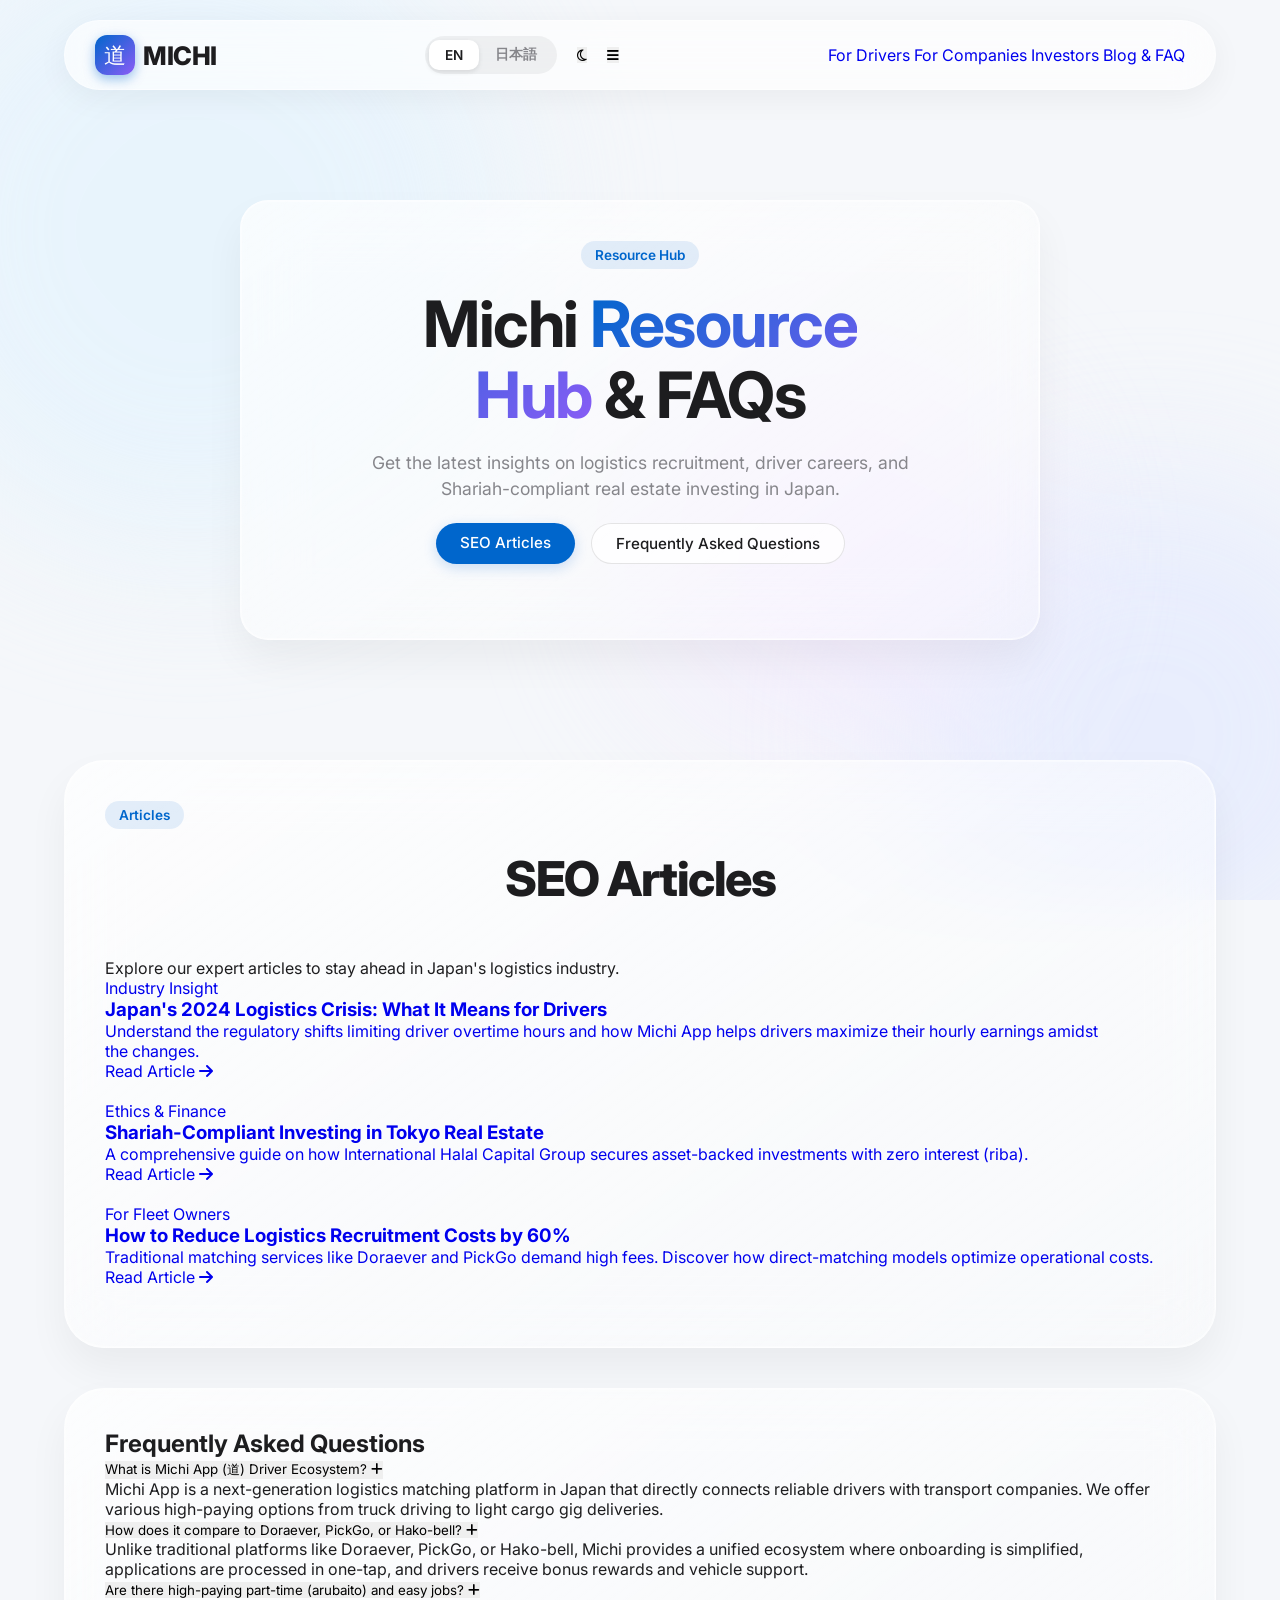
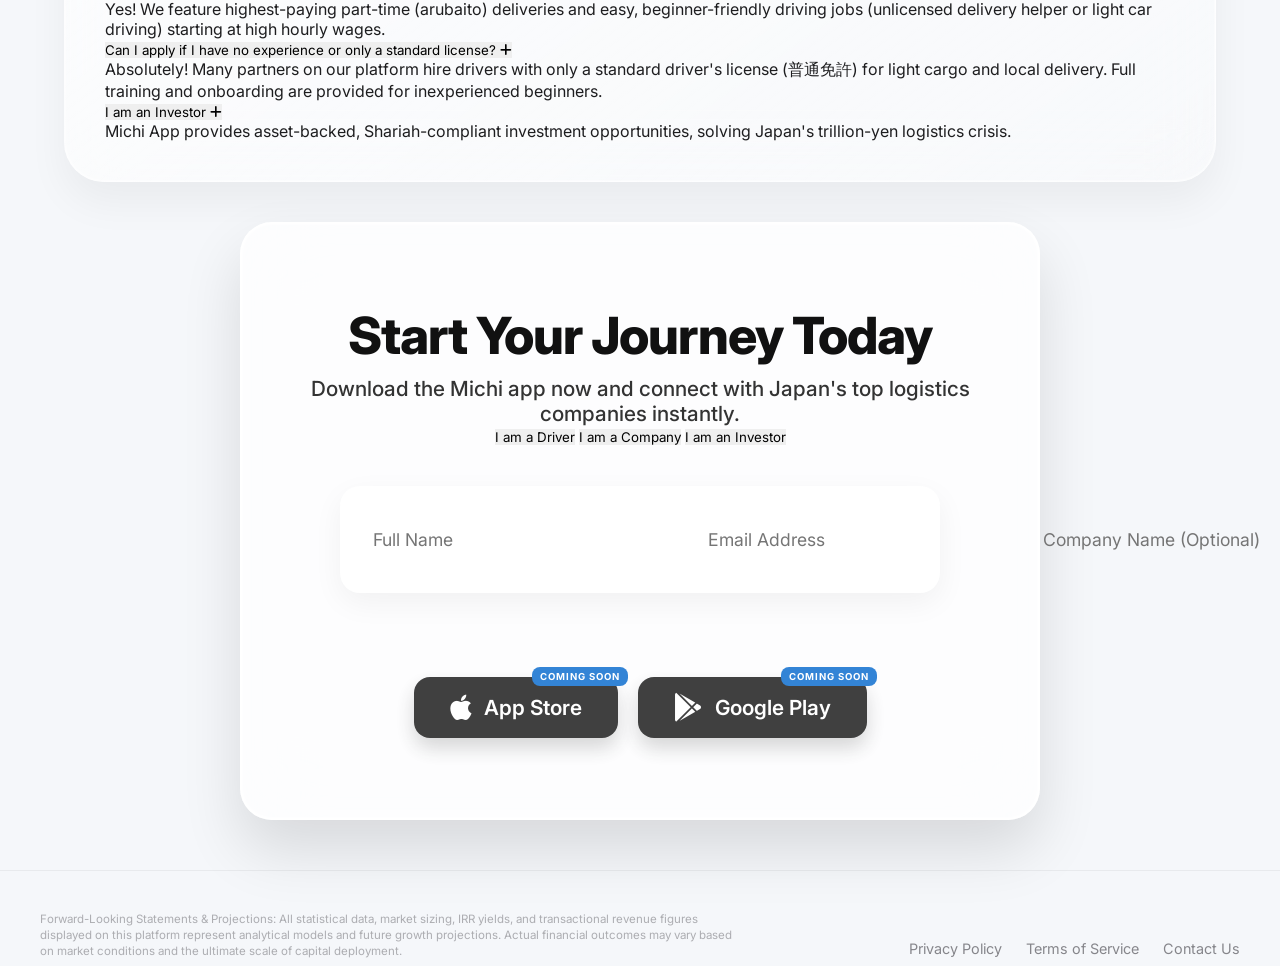
<file: blog.html>
<!DOCTYPE html>
<html lang="en">
<head>
    <script>document.documentElement.classList.add('js-loading');</script>
    <meta charset="UTF-8">
    <meta name="viewport" content="width=device-width, initial-scale=1.0">
    <title data-i18n="blog_page_title">Michi Blog - Japan Logistics & Driver Insights | 物流業界の動向ブログ</title>
    <meta name="description" data-i18n="blog_meta_desc" content="Read the latest news and guides about the 2024 driver shortage problem and logistics tech in Japan. 物流の2024年問題や特定技能ドライバー、最新イノベーションの解説。">
    <meta name="keywords" data-i18n="blog_meta_keywords" content="Japan logistics news, 2024 driver shortage, Specified Skilled Worker visa Japan, transport innovations, 物流2024年問題, トラックドライバー ビザ, 特定技能 運転手">
    <meta name="author" content="Michi Japan">
    <link rel="canonical" href="https://michi.jp.net/blog.html">
    <link rel="icon" type="image/svg+xml" href="./favicon.svg?v=2">
    <link rel="stylesheet" href="./styles.css?v=5">

    <!-- Open Graph / Facebook / Telegram -->
    <meta property="og:type" content="website">
    <meta property="og:url" content="https://michi.jp.net/blog.html">
    <meta property="og:title" data-i18n="blog_page_title" content="Michi Blog - Japan Logistics & Driver Insights | 物流業界の動向ブログ">
    <meta property="og:description" data-i18n="blog_meta_desc" content="Read the latest news and guides about the 2024 driver shortage problem and logistics tech in Japan. 物流の2024年問題や特定技能ドライバー、最新イノベーションの解説。">
    <meta property="og:image" content="https://michi.jp.net/phone-mockup.png">

    <!-- Twitter -->
    <meta property="twitter:card" content="summary_large_image">
    <meta property="twitter:url" content="https://michi.jp.net/blog.html">
    <meta property="twitter:title" data-i18n="blog_page_title" content="Michi Blog - Japan Logistics & Driver Insights | 物流業界の動向ブログ">
    <meta property="twitter:description" data-i18n="blog_meta_desc" content="Read the latest news and guides about the 2024 driver shortage problem and logistics tech in Japan. 物流の2024年問題や特定技能ドライバー、最新イノベーションの解説。">
    <meta property="twitter:image" content="https://michi.jp.net/phone-mockup.png">

    <!-- Using Google Fonts for clean, modern typography similar to iOS -->
    <link rel="preconnect" href="https://fonts.googleapis.com">
    <link rel="preconnect" href="https://fonts.gstatic.com" crossorigin>
    <link href="https://fonts.googleapis.com/css2?family=Inter:wght@300;400;500;600;700;800;900&display=swap" rel="stylesheet">
    <link rel="stylesheet" href="https://cdnjs.cloudflare.com/ajax/libs/font-awesome/6.4.0/css/all.min.css">
</head>
<body>
    <div class="background-blobs">
        <div class="blob blob-1"></div>
        <div class="blob blob-2"></div>
        <div class="blob blob-3"></div>
    </div>

    <nav class="glass-nav">
        <a href="./index.html" class="logo" style="text-decoration: none; color: inherit; display: flex; align-items: center; gap: 8px;">
            <div class="logo-kanji">道</div>
            MICHI
        </a>
        <div class="nav-actions">
            <div class="lang-switcher">
                <button class="lang-btn active" data-lang="en">EN</button>
                <button class="lang-btn" data-lang="ja">日本語</button>
            </div>
            <button class="theme-toggle-btn" id="theme-toggle" aria-label="Toggle theme">
                <i class="fa-regular fa-moon theme-icon-dark"></i>
                <i class="fa-regular fa-sun theme-icon-light" style="display: none;"></i>
            </button>
            <button class="menu-toggle-btn" id="menu-toggle" aria-label="Toggle navigation">
                <i class="fa-solid fa-bars"></i>
            </button>
        </div>
        <div class="dropdown-menu" id="nav-dropdown">
            <a href="./drivers.html" data-i18n="nav_drivers">For Drivers</a>
            <a href="./companies.html" data-i18n="nav_companies">For Companies</a>
            <a href="./investors.html" data-i18n="nav_investors">Investors</a>
            <a href="./blog.html" class="active" data-i18n="nav_blog">Blog & FAQ</a>
        </div>
    </nav>

    <main class="hero-section">
        <div class="glass-container hero-content" style="max-width: 800px; margin: 0 auto; text-align: center;">
            <span class="badge" data-i18n="hero_badge">Resource Hub</span>
            <h1 data-i18n="blog_hero_title">Michi <span class="gradient-text">Resource Hub</span> & FAQs</h1>
            <p class="description" data-i18n="blog_hero_desc" style="max-width: 600px; margin: 20px auto;">
                Get the latest insights on logistics recruitment, driver careers, and Shariah-compliant real estate investing in Japan.
            </p>
            <div class="cta-group" style="justify-content: center;">
                <a href="#articles" class="primary-btn" data-i18n="blog_tab_articles">SEO Articles</a>
                <a href="#faq" class="secondary-btn" data-i18n="blog_tab_faqs">Frequently Asked Questions</a>
            </div>
        </div>
    </main>

    <!-- SEO Articles Section -->
    <section class="investor-section glass-container" id="articles">
        <div class="investor-header">
            <span class="badge" data-i18n="blog_tab_articles">Articles</span>
            <h2 data-i18n="blog_tab_articles">SEO Articles</h2>
            <p class="section-subtitle" data-i18n="blog_hero_desc">Explore our expert articles to stay ahead in Japan's logistics industry.</p>
        </div>
        <div class="blog-grid">
            <!-- Article 1 -->
            <a href="#" class="blog-card">
                <div>
                    <span class="blog-card-tag" data-i18n="article1_tag">Industry Insight</span>
                    <h3 class="blog-card-title" data-i18n="article1_title">Japan's 2024 Logistics Crisis: What It Means for Drivers</h3>
                    <p class="blog-card-desc" data-i18n="article1_desc">Understand the regulatory shifts limiting driver overtime hours and how Michi App helps drivers maximize their hourly earnings amidst the changes.</p>
                </div>
                <div class="blog-card-more">
                    <span data-i18n="article_read_more">Read Article</span> <i class="fa-solid fa-arrow-right"></i>
                </div>
            </a>
            <!-- Article 2 -->
            <a href="#" class="blog-card">
                <div>
                    <span class="blog-card-tag" data-i18n="article2_tag">Ethics & Finance</span>
                    <h3 class="blog-card-title" data-i18n="article2_title">Shariah-Compliant Investing in Tokyo Real Estate</h3>
                    <p class="blog-card-desc" data-i18n="article2_desc">A comprehensive guide on how International Halal Capital Group secures asset-backed investments with zero interest (riba).</p>
                </div>
                <div class="blog-card-more">
                    <span data-i18n="article_read_more">Read Article</span> <i class="fa-solid fa-arrow-right"></i>
                </div>
            </a>
            <!-- Article 3 -->
            <a href="#" class="blog-card">
                <div>
                    <span class="blog-card-tag" data-i18n="article3_tag">For Fleet Owners</span>
                    <h3 class="blog-card-title" data-i18n="article3_title">How to Reduce Logistics Recruitment Costs by 60%</h3>
                    <p class="blog-card-desc" data-i18n="article3_desc">Traditional matching services like Doraever and PickGo demand high fees. Discover how direct-matching models optimize operational costs.</p>
                </div>
                <div class="blog-card-more">
                    <span data-i18n="article_read_more">Read Article</span> <i class="fa-solid fa-arrow-right"></i>
                </div>
            </a>
        </div>
    </section>

    <!-- FAQ Section -->
    <section class="faq-section glass-container" id="faq">
        <h2 class="faq-title" data-i18n="faq_title">Frequently Asked Questions</h2>
        <div class="faq-container">
            <div class="faq-item">
                <button class="faq-question">
                    <span data-i18n="faq_q1">What is Michi App (道) Driver Ecosystem?</span>
                    <span class="faq-icon-wrapper">
                        <i class="fa-solid fa-plus faq-icon"></i>
                    </span>
                </button>
                <div class="faq-answer">
                    <p data-i18n="faq_a1">Michi App is a next-generation logistics matching platform in Japan that directly connects reliable drivers with transport companies. We offer various high-paying options from truck driving to light cargo gig deliveries.</p>
                </div>
            </div>
            <div class="faq-item">
                <button class="faq-question">
                    <span data-i18n="faq_q2">How does it compare to Doraever, PickGo, or Hako-bell?</span>
                    <span class="faq-icon-wrapper">
                        <i class="fa-solid fa-plus faq-icon"></i>
                    </span>
                </button>
                <div class="faq-answer">
                    <p data-i18n="faq_a2">Unlike traditional platforms like Doraever, PickGo, or Hako-bell, Michi provides a unified ecosystem where onboarding is simplified, applications are processed in one-tap, and drivers receive bonus rewards and vehicle support.</p>
                </div>
            </div>
            <div class="faq-item">
                <button class="faq-question">
                    <span data-i18n="faq_q3">Are there high-paying part-time (arubaito) and easy jobs?</span>
                    <span class="faq-icon-wrapper">
                        <i class="fa-solid fa-plus faq-icon"></i>
                    </span>
                </button>
                <div class="faq-answer">
                    <p data-i18n="faq_a3">Yes! We feature highest-paying part-time (arubaito) deliveries and easy, beginner-friendly driving jobs (unlicensed delivery helper or light car driving) starting at high hourly wages.</p>
                </div>
            </div>
            <div class="faq-item">
                <button class="faq-question">
                    <span data-i18n="faq_q4">Can I apply if I have no experience or only a standard license?</span>
                    <span class="faq-icon-wrapper">
                        <i class="fa-solid fa-plus faq-icon"></i>
                    </span>
                </button>
                <div class="faq-answer">
                    <p data-i18n="faq_a4">Absolutely! Many partners on our platform hire drivers with only a standard driver's license (普通免許) for light cargo and local delivery. Full training and onboarding are provided for inexperienced beginners.</p>
                </div>
            </div>
            <div class="faq-item">
                <button class="faq-question">
                    <span data-i18n="role_investor">I am an Investor</span>
                    <span class="faq-icon-wrapper">
                        <i class="fa-solid fa-plus faq-icon"></i>
                    </span>
                </button>
                <div class="faq-answer">
                    <p data-i18n="investor_subtitle">Michi App provides asset-backed, Shariah-compliant investment opportunities, solving Japan's trillion-yen logistics crisis.</p>
                </div>
            </div>
        </div>
    </section>

    <!-- Waitlist Section -->
    <section class="waitlist-section glass-container heavy-glass" id="download">
        <h2 class="dark-heading" data-i18n="download_title">Start Your Journey Today</h2>
        <p class="dark-text large-text" data-i18n="download_desc">Download the Michi app now and connect with Japan's top logistics companies instantly.</p>
        
        <!-- Role Selection Tabs -->
        <div class="role-selector-container">
            <button type="button" class="role-tab active" data-role="driver" data-i18n="role_driver">I am a Driver</button>
            <button type="button" class="role-tab" data-role="company" data-i18n="role_company">I am a Company</button>
            <button type="button" class="role-tab" data-role="investor" data-i18n="role_investor">I am an Investor</button>
        </div>

        <form id="waitlist-form" class="waitlist-form-container multiple-fields">
            <input type="hidden" name="role" id="waitlist-role" value="driver">
            
            <div class="form-inputs-grid">
                <input type="text" name="name" placeholder="Full Name" required class="waitlist-input" id="waitlist-name">
                <input type="email" name="email" placeholder="Email Address" required class="waitlist-input" id="waitlist-email">
                <input type="text" name="company" placeholder="Company Name (Optional)" class="waitlist-input hidden-input" id="waitlist-company">
            </div>
            
            <button type="submit" class="primary-btn large" id="waitlist-submit-btn" data-i18n="btn_join_driver">Join as Driver</button>
        </form>
        <div id="form-message" class="form-message"></div>

        <div class="app-buttons">
            <button type="button" class="store-btn coming-soon"><i class="fa-brands fa-apple"></i> <span data-i18n="download_apple">App Store</span></button>
            <button type="button" class="store-btn coming-soon"><i class="fa-brands fa-google-play"></i> <span data-i18n="download_google">Google Play</span></button>
        </div>
    </section>

    <footer class="glass-footer">
        <div class="footer-content">
            <div class="footer-info">
                <p class="footer-disclaimer" data-i18n="footer_disclaimer">Forward-Looking Statements & Projections: All statistical data, market sizing, IRR yields, and transactional revenue figures displayed on this platform represent analytical models and future growth projections. Actual financial outcomes may vary based on market conditions and the ultimate scale of capital deployment.</p>
                <p data-i18n="footer_copyright">© 2026 Michi (道). A project by <a href="https://halalcapitalgroup.com/" target="_blank" class="parent-company-link"><strong>International Halal Capital Group</strong></a>.</p>
            </div>
            <div class="footer-links">
                <a href="#" data-i18n="footer_privacy">Privacy Policy</a>
                <a href="#" data-i18n="footer_terms">Terms of Service</a>
                <a href="mailto:info@michi.jp.net" data-i18n="footer_contact">Contact Us</a>
            </div>
        </div>
    </footer>

    <script src="./script.js?v=5"></script>
</body>
</html>
</file>
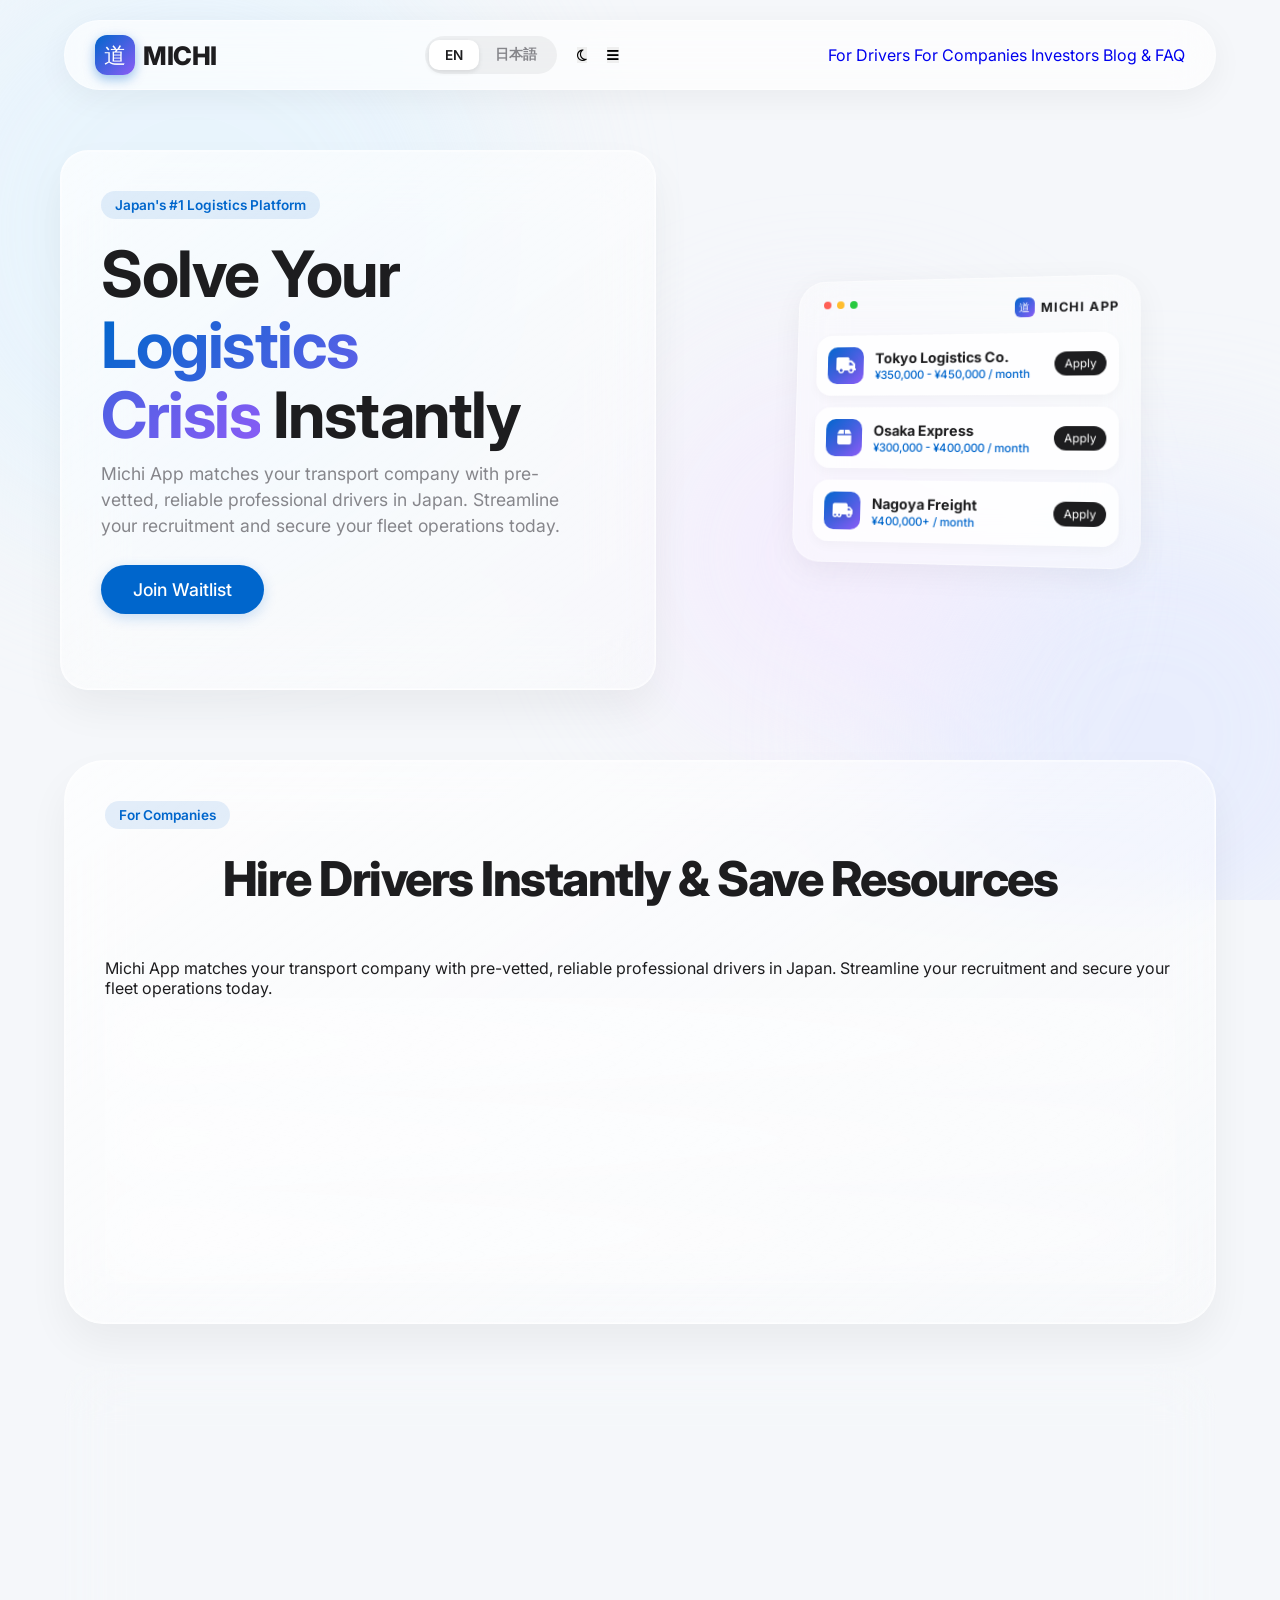
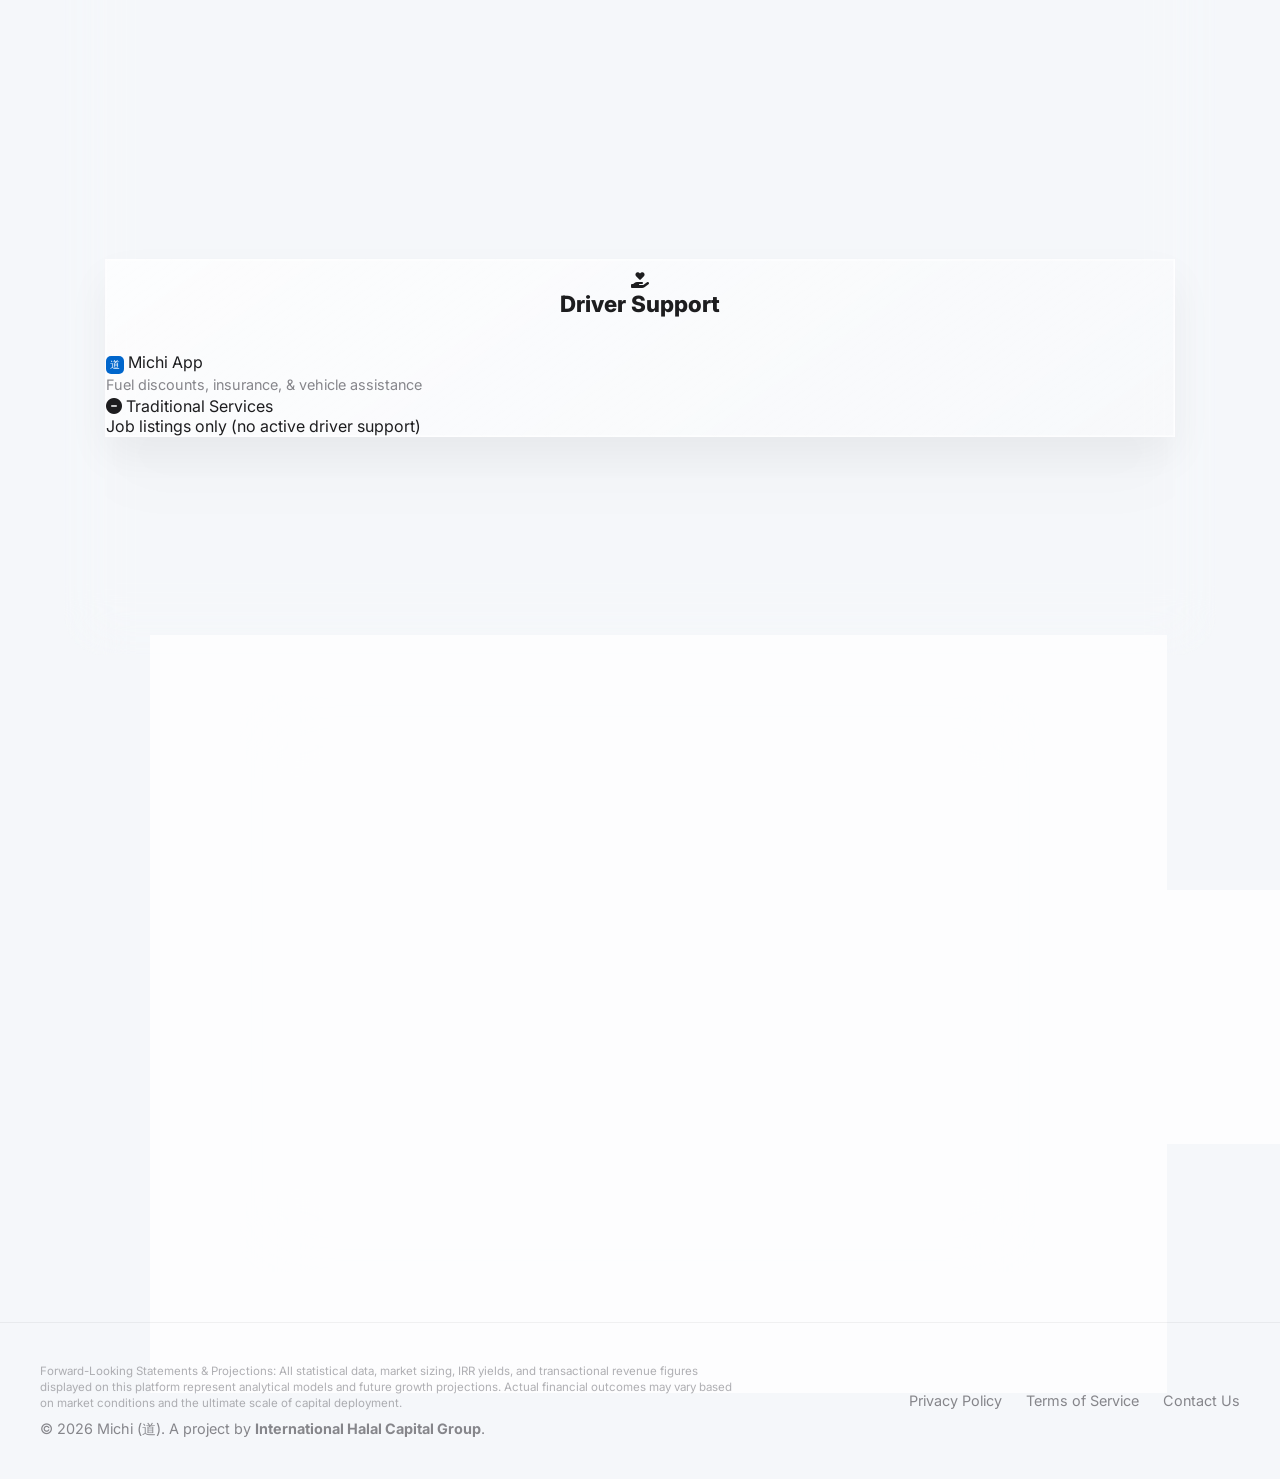
<file: companies.html>
<!DOCTYPE html>
<html lang="en">
<head>
    <script>document.documentElement.classList.add('js-loading');</script>
    <meta charset="UTF-8">
    <meta name="viewport" content="width=device-width, initial-scale=1.0">
    <title data-i18n="companies_page_title">For Companies - Hire Pre-Vetted Drivers in Japan | Michi App (道) | ドライバー採用</title>
    <meta name="description" data-i18n="companies_meta_desc" content="Recruit pre-vetted truck and delivery drivers in Japan directly without middlemen. Save recruitment costs. 日本での審査済みトラック・配送運転手の直接採用。採用コストを削減。">
    <meta name="keywords" data-i18n="companies_meta_keywords" content="recruit drivers Japan, fleet recruitment, hire truck drivers, logistics partners Japan, driver shortage solution, transport fleet matching, ドライバー採用, トラック運転手 募集 企業, 運送会社 パートナー">
    <meta name="author" content="Michi Japan">
    <link rel="canonical" href="https://michi.jp.net/companies.html">
    <link rel="icon" type="image/svg+xml" href="./favicon.svg?v=2">
    <link rel="stylesheet" href="./styles.css?v=5">

    <!-- Open Graph / Facebook / Telegram -->
    <meta property="og:type" content="website">
    <meta property="og:url" content="https://michi.jp.net/companies.html">
    <meta property="og:title" data-i18n="companies_page_title" content="For Companies - Hire Pre-Vetted Drivers in Japan | Michi App (道)">
    <meta property="og:description" data-i18n="companies_meta_desc" content="Recruit pre-vetted truck and delivery drivers in Japan directly without middlemen. Save recruitment costs. 日本での審査済みトラック・配送運転手の直接採用。採用コストを削減。">
    <meta property="og:image" content="https://michi.jp.net/phone-mockup.png">

    <!-- Twitter -->
    <meta property="twitter:card" content="summary_large_image">
    <meta property="twitter:url" content="https://michi.jp.net/companies.html">
    <meta property="twitter:title" data-i18n="companies_page_title" content="For Companies - Hire Pre-Vetted Drivers in Japan | Michi App (道)">
    <meta property="twitter:description" data-i18n="companies_meta_desc" content="Recruit pre-vetted truck and delivery drivers in Japan directly without middlemen. Save recruitment costs. 日本での審査済みトラック・配送運転手の直接採用。採用コストを削減。">
    <meta property="twitter:image" content="https://michi.jp.net/phone-mockup.png">

    <!-- Using Google Fonts for clean, modern typography similar to iOS -->
    <link rel="preconnect" href="https://fonts.googleapis.com">
    <link rel="preconnect" href="https://fonts.gstatic.com" crossorigin>
    <link href="https://fonts.googleapis.com/css2?family=Inter:wght@300;400;500;600;700;800;900&display=swap" rel="stylesheet">
    <link rel="stylesheet" href="https://cdnjs.cloudflare.com/ajax/libs/font-awesome/6.4.0/css/all.min.css">
</head>
<body>
    <div class="background-blobs">
        <div class="blob blob-1"></div>
        <div class="blob blob-2"></div>
        <div class="blob blob-3"></div>
    </div>

    <nav class="glass-nav">
        <a href="./index.html" class="logo" style="text-decoration: none; color: inherit; display: flex; align-items: center; gap: 8px;">
            <div class="logo-kanji">道</div>
            MICHI
        </a>
        <div class="nav-actions">
            <div class="lang-switcher">
                <button class="lang-btn active" data-lang="en">EN</button>
                <button class="lang-btn" data-lang="ja">日本語</button>
            </div>
            <button class="theme-toggle-btn" id="theme-toggle" aria-label="Toggle theme">
                <i class="fa-regular fa-moon theme-icon-dark"></i>
                <i class="fa-regular fa-sun theme-icon-light" style="display: none;"></i>
            </button>
            <button class="menu-toggle-btn" id="menu-toggle" aria-label="Toggle navigation">
                <i class="fa-solid fa-bars"></i>
            </button>
        </div>
        <div class="dropdown-menu" id="nav-dropdown">
            <a href="./drivers.html" data-i18n="nav_drivers">For Drivers</a>
            <a href="./companies.html" class="active" data-i18n="nav_companies">For Companies</a>
            <a href="./investors.html" data-i18n="nav_investors">Investors</a>
            <a href="./blog.html" data-i18n="nav_blog">Blog & FAQ</a>
        </div>
    </nav>

    <main class="hero-section">
        <div class="glass-container hero-content">
            <span class="badge" data-i18n="hero_badge">Japan's #1 Logistics Platform</span>
            <h1 data-i18n="companies_hero_title">Solve Your <span class="gradient-text">Logistics Crisis</span> Instantly</h1>
            <p class="description" data-i18n="companies_hero_desc">
                Michi App matches your transport company with pre-vetted, reliable professional drivers in Japan. Streamline your recruitment and secure your fleet operations today.
            </p>
            <div class="cta-group">
                <button class="primary-btn large" data-i18n="nav_join">Join Waitlist</button>
            </div>
        </div>
        
        <div class="hero-image-container">
            <div class="glass-app-mockup">
                <div class="mockup-header">
                    <div class="mockup-dot red"></div>
                    <div class="mockup-dot yellow"></div>
                    <div class="mockup-dot green"></div>
                    <div style="margin-left:auto; display:flex; align-items:center; gap:6px; font-size: 0.8rem; font-weight:700; color:var(--text-main); letter-spacing: 1px;">
                        <div class="logo-kanji" style="width:20px; height:20px; font-size:0.7rem; border-radius:6px; box-shadow:none;">道</div>
                        MICHI APP
                    </div>
                </div>
                <div class="mockup-body">
                    <div class="mockup-card">
                        <div class="card-icon gradient-bg"><i class="fa-solid fa-truck"></i></div>
                        <div class="card-text">
                            <h4 data-i18n="mockup_company_1">Tokyo Logistics Co.</h4>
                            <p data-i18n="mockup_salary_1">¥350,000 - ¥450,000 / month</p>
                        </div>
                        <button class="apply-btn" data-i18n="mockup_apply">Apply</button>
                    </div>
                    <div class="mockup-card">
                        <div class="card-icon gradient-bg"><i class="fa-solid fa-box"></i></div>
                        <div class="card-text">
                            <h4 data-i18n="mockup_company_2">Osaka Express</h4>
                            <p data-i18n="mockup_salary_2">¥300,000 - ¥400,000 / month</p>
                        </div>
                        <button class="apply-btn" data-i18n="mockup_apply">Apply</button>
                    </div>
                    <div class="mockup-card">
                        <div class="card-icon gradient-bg"><i class="fa-solid fa-truck-moving"></i></div>
                        <div class="card-text">
                            <h4 data-i18n="mockup_company_3">Nagoya Freight</h4>
                            <p data-i18n="mockup_salary_3">¥400,000+ / month</p>
                        </div>
                        <button class="apply-btn" data-i18n="mockup_apply">Apply</button>
                    </div>
                </div>
            </div>
        </div>
    </main>
    <!-- Company Benefits Grid -->
    <section class="investor-section glass-container">
        <div class="investor-header">
            <span class="badge" data-i18n="hero_badge">For Companies</span>
            <h2 data-i18n="nav_companies">Hire Drivers Instantly & Save Resources</h2>
            <p class="section-subtitle" data-i18n="companies_hero_desc">Michi App matches your transport company with pre-vetted, reliable professional drivers in Japan. Streamline your recruitment and secure your fleet operations today.</p>
        </div>
        <div class="three-column-grid">
            <div class="investor-column glass-container sub-card">
                <div class="column-icon"><i class="fa-solid fa-user-check"></i></div>
                <h3 data-i18n="company_feat_hiring_title" style="margin-top:15px; margin-bottom:15px; font-weight:700;">Vetted & Instant Hiring</h3>
                <p class="column-desc" data-i18n="company_feat_hiring_desc">Find and hire reliable, pre-vetted drivers quickly. Solve peak-season shortages in minutes.</p>
            </div>
            <div class="investor-column glass-container sub-card">
                <div class="column-icon"><i class="fa-solid fa-coins"></i></div>
                <h3 data-i18n="company_feat_savings_title" style="margin-top:15px; margin-bottom:15px; font-weight:700;">Save Time & Resources</h3>
                <p class="column-desc" data-i18n="company_feat_savings_desc">Reduce administrative costs and screening time by 60%. Save money on agent fees and paperwork.</p>
            </div>
            <div class="investor-column glass-container sub-card">
                <div class="column-icon"><i class="fa-solid fa-chart-line"></i></div>
                <h3 data-i18n="company_feat_fleet_title" style="margin-top:15px; margin-bottom:15px; font-weight:700;">Scalable Fleet Operations</h3>
                <p class="column-desc" data-i18n="company_feat_fleet_desc">Easily expand or shrink your operational fleet dynamically depending on order volume.</p>
            </div>
        </div>
    </section>

    <!-- Comparison Section -->
    <section class="comparison-section glass-container" id="companies">
        <h2 class="section-title text-center" data-i18n="comparison_title" style="margin-bottom: 10px;">How Michi App Solves the Logistics Crisis</h2>
        <p class="section-subtitle text-center" data-i18n="comparison_subtitle" style="margin-bottom: 40px; color: var(--text-secondary);">Unlike traditional job boards and matching apps, Michi App is built for driver speed and high earnings.</p>
        
        <div class="comp-cards-container">
            <!-- Row 1: Onboarding Speed -->
            <div class="comp-card glass-container">
                <div class="comp-card-header">
                    <span class="comp-card-icon"><i class="fa-solid fa-bolt-lightning"></i></span>
                    <h3 data-i18n="comp_f1_title">Onboarding Speed</h3>
                </div>
                <div class="comp-card-split">
                    <div class="comp-side michi-side">
                        <div class="comp-logo-indicator">
                            <div class="logo-kanji" style="width:18px; height:18px; font-size:0.65rem; border-radius:5px; box-shadow:none; display:inline-flex; align-items:center; justify-content:center; color:white; background:var(--primary-color);">道</div>
                            <span>Michi App</span>
                        </div>
                        <p class="comp-text highlight-text" data-i18n="comp_f1_michi">Instant 1-tap Apply</p>
                    </div>
                    <div class="comp-divider-line"></div>
                    <div class="comp-side trad-side">
                        <div class="comp-logo-indicator">
                            <i class="fa-solid fa-circle-minus"></i>
                            <span data-i18n="comp_traditional">Traditional Services</span>
                        </div>
                        <p class="comp-text secondary-text" data-i18n="comp_f1_trad">Complex resumes & manual screenings</p>
                    </div>
                </div>
            </div>

            <!-- Row 2: Average Income -->
            <div class="comp-card glass-container">
                <div class="comp-card-header">
                    <span class="comp-card-icon"><i class="fa-solid fa-yen-sign"></i></span>
                    <h3 data-i18n="comp_f2_title">Average Income</h3>
                </div>
                <div class="comp-card-split">
                    <div class="comp-side michi-side">
                        <div class="comp-logo-indicator">
                            <div class="logo-kanji" style="width:18px; height:18px; font-size:0.65rem; border-radius:5px; box-shadow:none; display:inline-flex; align-items:center; justify-content:center; color:white; background:var(--primary-color);">道</div>
                            <span>Michi App</span>
                        </div>
                        <p class="comp-text highlight-text" data-i18n="comp_f2_michi">High Hourly & Monthly Rates (高収入・高時給)</p>
                    </div>
                    <div class="comp-divider-line"></div>
                    <div class="comp-side trad-side">
                        <div class="comp-logo-indicator">
                            <i class="fa-solid fa-circle-minus"></i>
                            <span data-i18n="comp_traditional">Traditional Services</span>
                        </div>
                        <p class="comp-text secondary-text" data-i18n="comp_f2_trad">Standard market rates with high commission fees</p>
                    </div>
                </div>
            </div>

            <!-- Row 3: Driver Support -->
            <div class="comp-card glass-container">
                <div class="comp-card-header">
                    <span class="comp-card-icon"><i class="fa-solid fa-hand-holding-heart"></i></span>
                    <h3 data-i18n="comp_f3_title">Driver Support</h3>
                </div>
                <div class="comp-card-split">
                    <div class="comp-side michi-side">
                        <div class="comp-logo-indicator">
                            <div class="logo-kanji" style="width:18px; height:18px; font-size:0.65rem; border-radius:5px; box-shadow:none; display:inline-flex; align-items:center; justify-content:center; color:white; background:var(--primary-color);">道</div>
                            <span>Michi App</span>
                        </div>
                        <p class="comp-text highlight-text" data-i18n="comp_f3_michi">Fuel discounts, insurance, & vehicle assistance</p>
                    </div>
                    <div class="comp-divider-line"></div>
                    <div class="comp-side trad-side">
                        <div class="comp-logo-indicator">
                            <i class="fa-solid fa-circle-minus"></i>
                            <span data-i18n="comp_traditional">Traditional Services</span>
                        </div>
                        <p class="comp-text secondary-text" data-i18n="comp_f3_trad">Job listings only (no active driver support)</p>
                    </div>
                </div>
            </div>

            <!-- Row 4: Job Flexibility -->
            <div class="comp-card glass-container">
                <div class="comp-card-header">
                    <span class="comp-card-icon"><i class="fa-solid fa-arrows-spin"></i></span>
                    <h3 data-i18n="comp_f4_title">Job Flexibility</h3>
                </div>
                <div class="comp-card-split">
                    <div class="comp-side michi-side">
                        <div class="comp-logo-indicator">
                            <div class="logo-kanji" style="width:18px; height:18px; font-size:0.65rem; border-radius:5px; box-shadow:none; display:inline-flex; align-items:center; justify-content:center; color:white; background:var(--primary-color);">道</div>
                            <span>Michi App</span>
                        </div>
                        <p class="comp-text highlight-text" data-i18n="comp_f4_michi">From light cargo part-time (arubaito) to heavy truck careers</p>
                    </div>
                    <div class="comp-divider-line"></div>
                    <div class="comp-side trad-side">
                        <div class="comp-logo-indicator">
                            <i class="fa-solid fa-circle-minus"></i>
                            <span data-i18n="comp_traditional">Traditional Services</span>
                        </div>
                        <p class="comp-text secondary-text" data-i18n="comp_f4_trad">Rigid work schedules and fixed shifts</p>
                    </div>
                </div>
            </div>
        </div>
    </section>


    <section class="waitlist-section glass-container heavy-glass" id="download">
        <h2 class="dark-heading" data-i18n="download_title">Start Your Journey Today</h2>
        <p class="dark-text large-text" data-i18n="download_desc">Download the Michi app now and connect with Japan's top logistics companies instantly.</p>
        
        <!-- Role Selection Tabs -->
        <div class="role-selector-container">
            <button type="button" class="role-tab" data-role="driver" data-i18n="role_driver">I am a Driver</button>
            <button type="button" class="role-tab active" data-role="company" data-i18n="role_company">I am a Company</button>
            <button type="button" class="role-tab" data-role="investor" data-i18n="role_investor">I am an Investor</button>
        </div>

        <form id="waitlist-form" class="waitlist-form-container multiple-fields">
            <input type="hidden" name="role" id="waitlist-role" value="company">
            
            <div class="form-inputs-grid">
                <input type="text" name="name" placeholder="Full Name" required class="waitlist-input" id="waitlist-name">
                <input type="email" name="email" placeholder="Email Address" required class="waitlist-input" id="waitlist-email">
                <input type="text" name="company" placeholder="Company Name" required class="waitlist-input" id="waitlist-company">
            </div>
            
            <button type="submit" class="primary-btn large" id="waitlist-submit-btn" data-i18n="btn_join_company">Partner with Us</button>
        </form>
        <div id="form-message" class="form-message"></div>

        <div class="app-buttons">
            <button type="button" class="store-btn coming-soon"><i class="fa-brands fa-apple"></i> <span data-i18n="download_apple">App Store</span></button>
            <button type="button" class="store-btn coming-soon"><i class="fa-brands fa-google-play"></i> <span data-i18n="download_google">Google Play</span></button>
        </div>
    </section>

    <footer class="glass-footer">
        <div class="footer-content">
            <div class="footer-info">
                <p class="footer-disclaimer" data-i18n="footer_disclaimer">Forward-Looking Statements & Projections: All statistical data, market sizing, IRR yields, and transactional revenue figures displayed on this platform represent analytical models and future growth projections. Actual financial outcomes may vary based on market conditions and the ultimate scale of capital deployment.</p>
                <p data-i18n="footer_copyright">© 2026 Michi (道). A project by <a href="https://halalcapitalgroup.com/" target="_blank" class="parent-company-link"><strong>International Halal Capital Group</strong></a>.</p>
            </div>
            <div class="footer-links">
                <a href="#" data-i18n="footer_privacy">Privacy Policy</a>
                <a href="#" data-i18n="footer_terms">Terms of Service</a>
                <a href="mailto:info@michi.jp.net" data-i18n="footer_contact">Contact Us</a>
            </div>
        </div>
    </footer>

    <script src="./script.js?v=5"></script>
</body>
</html>
</file>
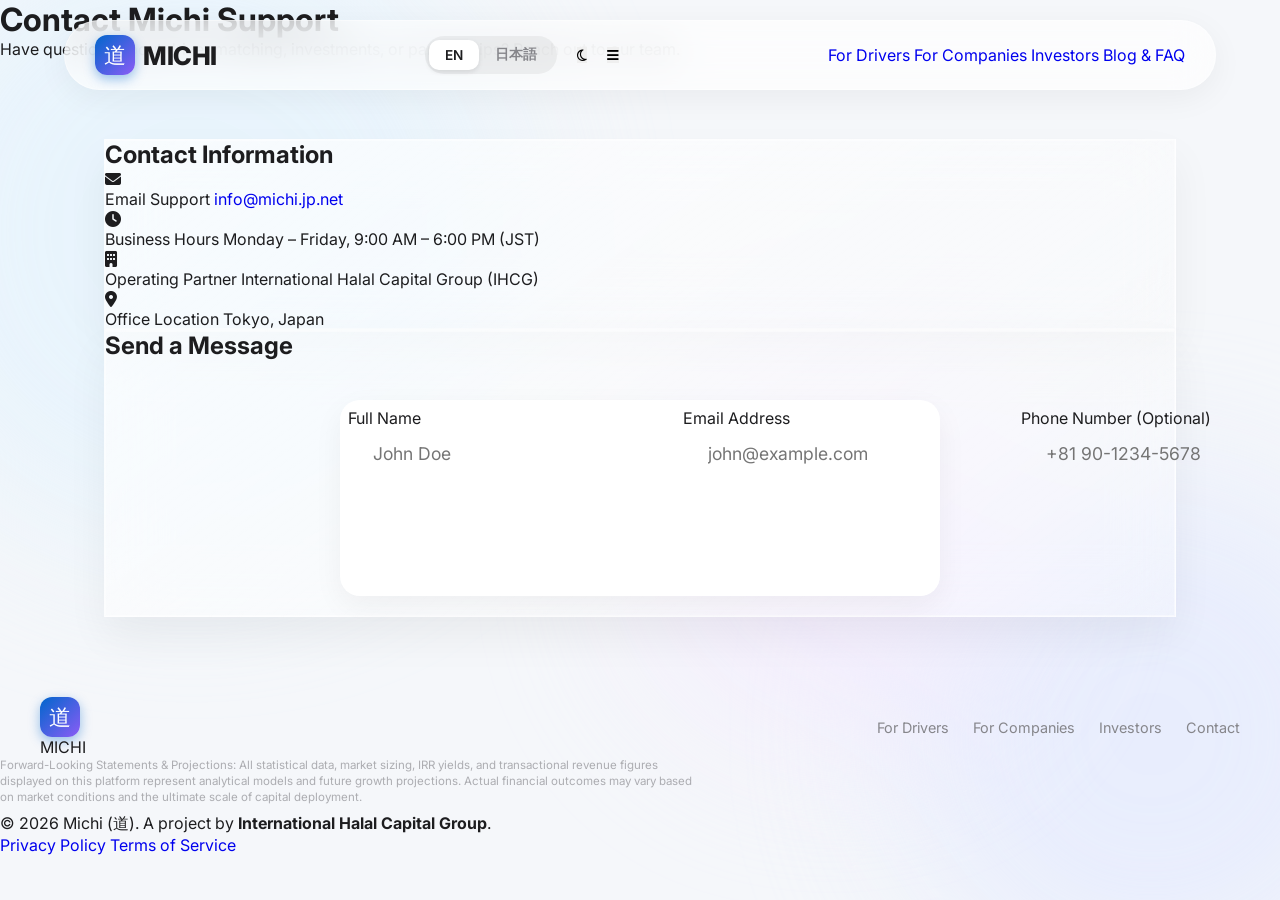
<file: contact.html>
<!DOCTYPE html>
<html lang="en">
<head>
    <script>document.documentElement.classList.add('js-loading');</script>
    <meta charset="UTF-8">
    <meta name="viewport" content="width=device-width, initial-scale=1.0">
    <title data-i18n="contact_page_title">Contact Michi Support | Driver matching & Shariah Investment | お問い合わせ</title>
    <meta name="description" data-i18n="contact_meta_desc" content="Get in touch with Michi support for driver registration, corporate partnerships, or Shariah investments in Japan. ドライバー登録、企業提携、投資相談。">
    <meta name="keywords" data-i18n="contact_meta_keywords" content="contact Michi App, driver support Japan, logistics corporate inquiry, investment contact, お問い合わせ, サポート, 提携窓口">
    <meta name="author" content="Michi Japan">
    <link rel="canonical" href="https://michi.jp.net/contact.html">
    <link rel="icon" type="image/svg+xml" href="./favicon.svg?v=2">
    <link rel="stylesheet" href="./styles.css?v=5">

    <!-- Open Graph -->
    <meta property="og:type" content="website">
    <meta property="og:url" content="https://michi.jp.net/contact.html">
    <meta property="og:title" data-i18n="contact_page_title" content="Contact Michi Support | Driver matching & Shariah Investment">
    <meta property="og:description" data-i18n="contact_meta_desc" content="Get in touch with Michi support for driver registration, corporate partnerships, or Shariah investments in Japan. ドライバー登録、企業提携、投資相談。">
    <meta property="og:image" content="https://michi.jp.net/phone-mockup.png">

    <!-- Twitter -->
    <meta property="twitter:card" content="summary_large_image">
    <meta property="twitter:url" content="https://michi.jp.net/contact.html">
    <meta property="twitter:title" data-i18n="contact_page_title" content="Contact Michi Support | Driver matching & Shariah Investment">
    <meta property="twitter:description" data-i18n="contact_meta_desc" content="Get in touch with Michi support for driver registration, corporate partnerships, or Shariah investments in Japan. ドライバー登録、企業提携、投資相談。">
    <meta property="twitter:image" content="https://michi.jp.net/phone-mockup.png">

    <!-- Structured Data (JSON-LD) for Search Engines -->
    <script type="application/ld+json">
    {
      "@context": "https://schema.org",
      "@type": "WebPage",
      "name": "Contact Michi Support",
      "description": "Contact page for Michi App driver and logistics matching platform in Japan.",
      "url": "https://michi.jp.net/contact.html",
      "breadcrumb": {
        "@type": "BreadcrumbList",
        "itemListElement": [{
          "@type": "ListItem",
          "position": 1,
          "name": "Home",
          "item": "https://michi.jp.net/"
        },{
          "@type": "ListItem",
          "position": 2,
          "name": "Contact",
          "item": "https://michi.jp.net/contact.html"
        }]
      }
    }
    </script>

    <!-- Google Fonts & Font Awesome -->
    <link rel="preconnect" href="https://fonts.googleapis.com">
    <link rel="preconnect" href="https://fonts.gstatic.com" crossorigin>
    <link href="https://fonts.googleapis.com/css2?family=Inter:wght@300;400;500;600;700;800;900&display=swap" rel="stylesheet">
    <link rel="stylesheet" href="https://cdnjs.cloudflare.com/ajax/libs/font-awesome/6.4.0/css/all.min.css">
</head>
<body class="contact-page">
    <div class="background-blobs">
        <div class="blob blob-1"></div>
        <div class="blob blob-2"></div>
        <div class="blob blob-3"></div>
    </div>

    <!-- Navigation Header -->
    <nav class="glass-nav">
        <a href="./index.html" class="logo" style="text-decoration: none; color: inherit; display: flex; align-items: center; gap: 8px;">
            <div class="logo-kanji">道</div>
            MICHI
        </a>
        <div class="nav-actions">
            <div class="lang-switcher">
                <button class="lang-btn active" data-lang="en">EN</button>
                <button class="lang-btn" data-lang="ja">日本語</button>
            </div>
            <button class="theme-toggle-btn" id="theme-toggle" aria-label="Toggle theme">
                <i class="fa-regular fa-moon theme-icon-dark"></i>
                <i class="fa-regular fa-sun theme-icon-light" style="display: none;"></i>
            </button>
            <button class="menu-toggle-btn" id="menu-toggle" aria-label="Toggle navigation">
                <i class="fa-solid fa-bars"></i>
            </button>
        </div>
        <div class="dropdown-menu" id="nav-dropdown">
            <a href="./drivers.html" data-i18n="nav_drivers">For Drivers</a>
            <a href="./companies.html" data-i18n="nav_companies">For Companies</a>
            <a href="./investors.html" data-i18n="nav_investors">Investors</a>
            <a href="./blog.html" data-i18n="nav_blog">Blog & FAQ</a>
        </div>
    </nav>

    <!-- Contact Hero Header -->
    <main class="contact-hero">
        <div class="contact-hero-content">
            <h1 data-i18n="contact_title">Contact Michi Support</h1>
            <p data-i18n="contact_desc">Have questions about driver matching, investments, or partnerships? Reach out to our team.</p>
        </div>
    </main>

    <!-- Main Content Contact Grid -->
    <section class="contact-section-container">
        <div class="contact-main-grid">
            <!-- Left Info Column -->
            <div class="contact-info-card glass-container">
                <h2 data-i18n="contact_info_title">Contact Information</h2>
                <div class="info-item-group">
                    <div class="info-item">
                        <div class="info-icon"><i class="fa-solid fa-envelope"></i></div>
                        <div class="info-text">
                            <span class="info-label" data-i18n="contact_info_email">Email Support</span>
                            <a href="mailto:info@michi.jp.net" class="info-value">info@michi.jp.net</a>
                        </div>
                    </div>
                    <div class="info-item">
                        <div class="info-icon"><i class="fa-solid fa-clock"></i></div>
                        <div class="info-text">
                            <span class="info-label" data-i18n="contact_info_hours">Business Hours</span>
                            <span class="info-value" data-i18n="contact_info_hours_val">Monday – Friday, 9:00 AM – 6:00 PM (JST)</span>
                        </div>
                    </div>
                    <div class="info-item">
                        <div class="info-icon"><i class="fa-solid fa-building"></i></div>
                        <div class="info-text">
                            <span class="info-label" data-i18n="contact_info_corp">Operating Partner</span>
                            <a href="https://halalcapitalgroup.com/" target="_blank" class="info-value parent-company-link" data-i18n="contact_info_corp_val">International Halal Capital Group (IHCG)</a>
                        </div>
                    </div>
                    <div class="info-item">
                        <div class="info-icon"><i class="fa-solid fa-location-dot"></i></div>
                        <div class="info-text">
                            <span class="info-label" data-i18n="contact_info_address">Office Location</span>
                            <span class="info-value" data-i18n="contact_info_address_val">Tokyo, Japan</span>
                        </div>
                    </div>
                </div>
            </div>

            <!-- Right Form Column -->
            <div class="contact-form-card glass-container">
                <h2 data-i18n="contact_form_title">Send a Message</h2>
                <form id="contact-form" class="waitlist-form-container multiple-fields">
                    <div class="form-inputs-grid">
                        <div class="input-wrapper">
                            <label for="contact-name" data-i18n="contact_form_name">Full Name</label>
                            <input type="text" id="contact-name" name="name" required class="waitlist-input" placeholder="John Doe">
                        </div>
                        <div class="input-wrapper">
                            <label for="contact-email" data-i18n="contact_form_email">Email Address</label>
                            <input type="email" id="contact-email" name="email" required class="waitlist-input" placeholder="john@example.com">
                        </div>
                    </div>
                    <div class="form-inputs-grid">
                        <div class="input-wrapper">
                            <label for="contact-phone" data-i18n="contact_form_phone">Phone Number (Optional)</label>
                            <input type="tel" id="contact-phone" name="phone" class="waitlist-input" placeholder="+81 90-1234-5678">
                        </div>
                        <div class="input-wrapper">
                            <label for="contact-role" data-i18n="contact_form_role">Your Role</label>
                            <select id="contact-role" name="role" required class="waitlist-input select-input">
                                <option value="driver" data-i18n="contact_role_driver">Driver</option>
                                <option value="company" data-i18n="contact_role_company">Company / Partner</option>
                                <option value="investor" data-i18n="contact_role_investor">Investor</option>
                                <option value="other" data-i18n="contact_role_other">Other</option>
                            </select>
                        </div>
                    </div>
                    <div class="input-wrapper full-width">
                        <label for="contact-subject" data-i18n="contact_form_subject">Subject</label>
                        <input type="text" id="contact-subject" name="subject" required class="waitlist-input" placeholder="How can we help you?">
                    </div>
                    <div class="input-wrapper full-width">
                        <label for="contact-message" data-i18n="contact_form_message">Message</label>
                        <textarea id="contact-message" name="message" required class="waitlist-input textarea-input" rows="6" placeholder="Write your message here..."></textarea>
                    </div>

                    <button type="submit" id="contact-submit-btn" class="primary-btn large full-width" data-i18n="contact_form_submit">Send Message</button>
                    <div id="contact-form-message" class="form-message"></div>
                </form>
            </div>
        </div>
    </section>

    <!-- Footer -->
    <footer>
        <div class="footer-content">
            <div class="footer-logo">
                <div class="logo-kanji">道</div>
                MICHI
            </div>
            <div class="footer-links">
                <a href="index.html#drivers" data-i18n="nav_drivers">For Drivers</a>
                <a href="index.html#companies" data-i18n="nav_companies">For Companies</a>
                <a href="index.html#investors" data-i18n="nav_investors">Investors</a>
                <a href="contact.html" data-i18n="footer_contact">Contact</a>
            </div>
        </div>
        <div class="footer-bottom">
            <div class="footer-info">
                <p class="footer-disclaimer" data-i18n="footer_disclaimer">Forward-Looking Statements & Projections: All statistical data, market sizing, IRR yields, and transactional revenue figures displayed on this platform represent analytical models and future growth projections. Actual financial outcomes may vary based on market conditions and the ultimate scale of capital deployment.</p>
                <p data-i18n="footer_copyright">© 2026 Michi (道). A project by <a href="https://halalcapitalgroup.com/" target="_blank" class="parent-company-link"><strong>International Halal Capital Group</strong></a>.</p>
            </div>
            <div class="footer-legal">
                <a href="#" data-i18n="footer_privacy">Privacy Policy</a>
                <a href="#" data-i18n="footer_terms">Terms of Service</a>
            </div>
        </div>
    </footer>

    <script src="./script.js?v=5"></script>
</body>
</html>
</file>
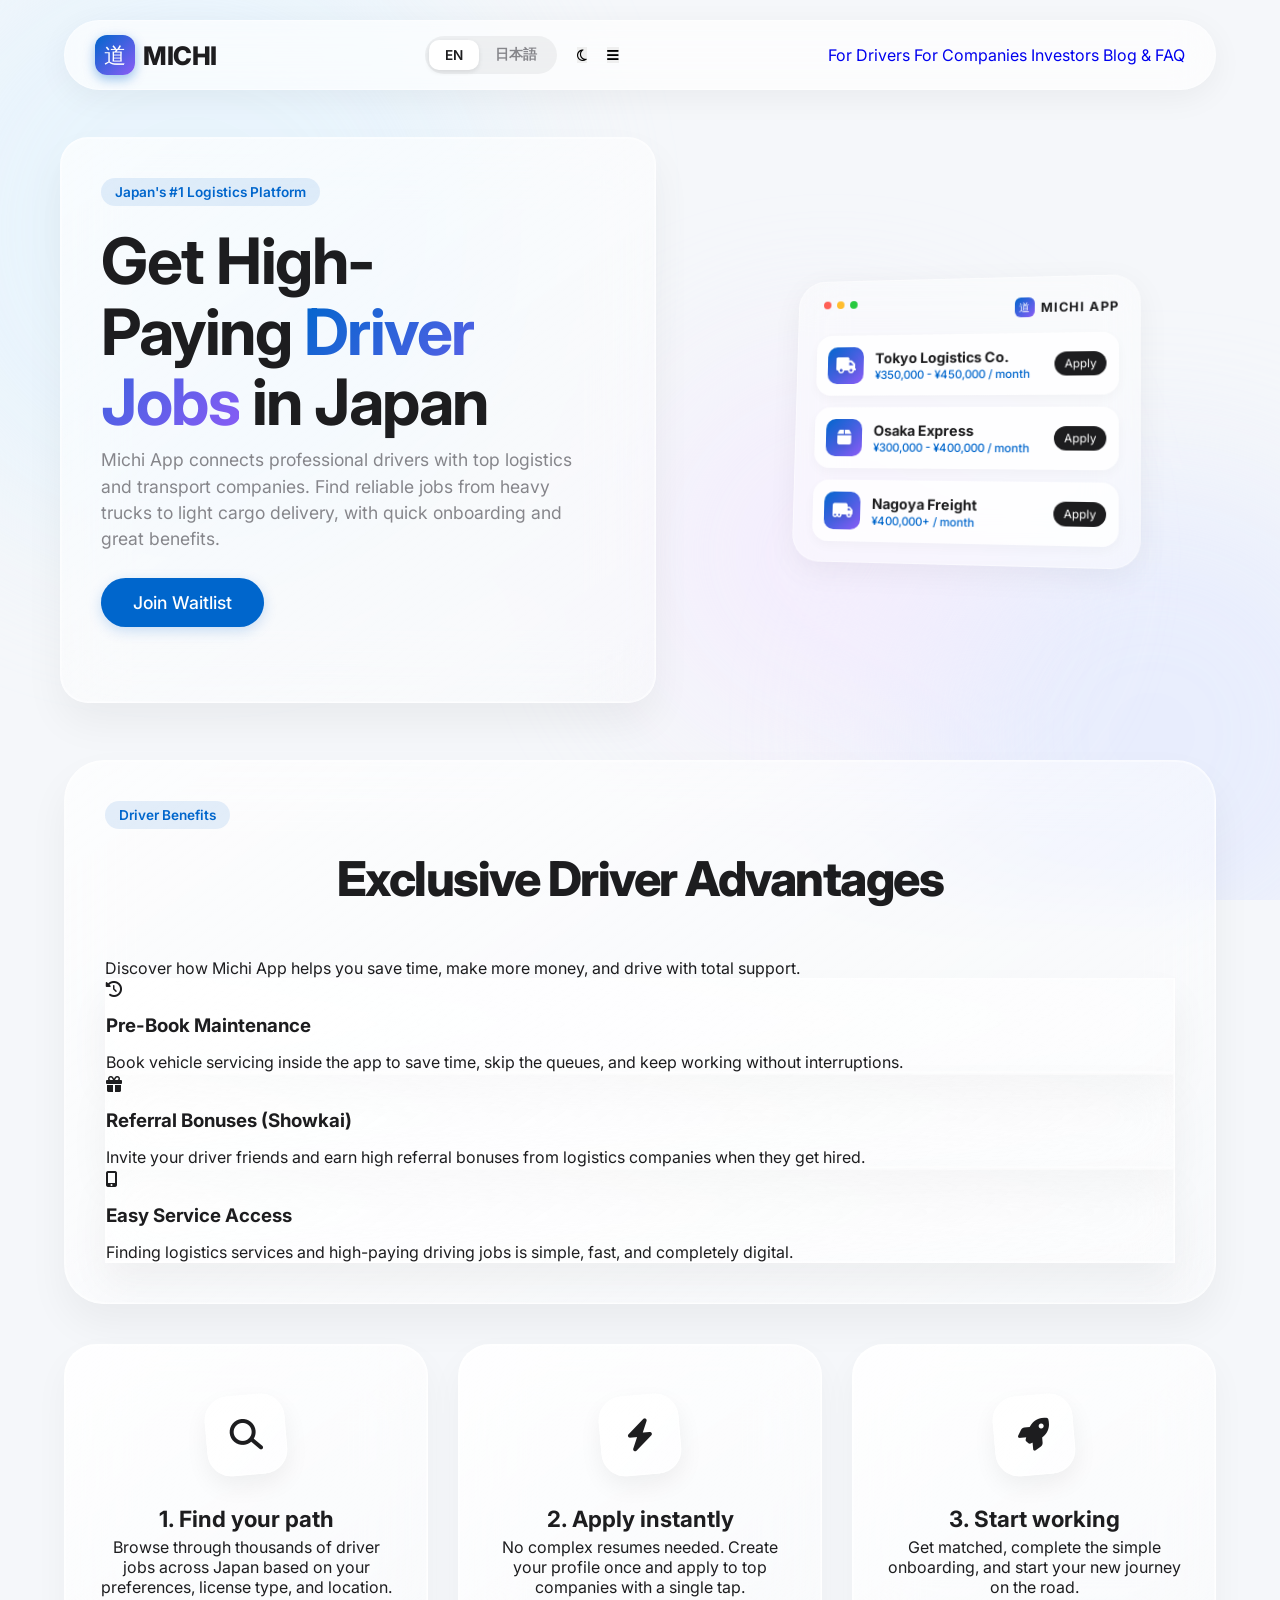
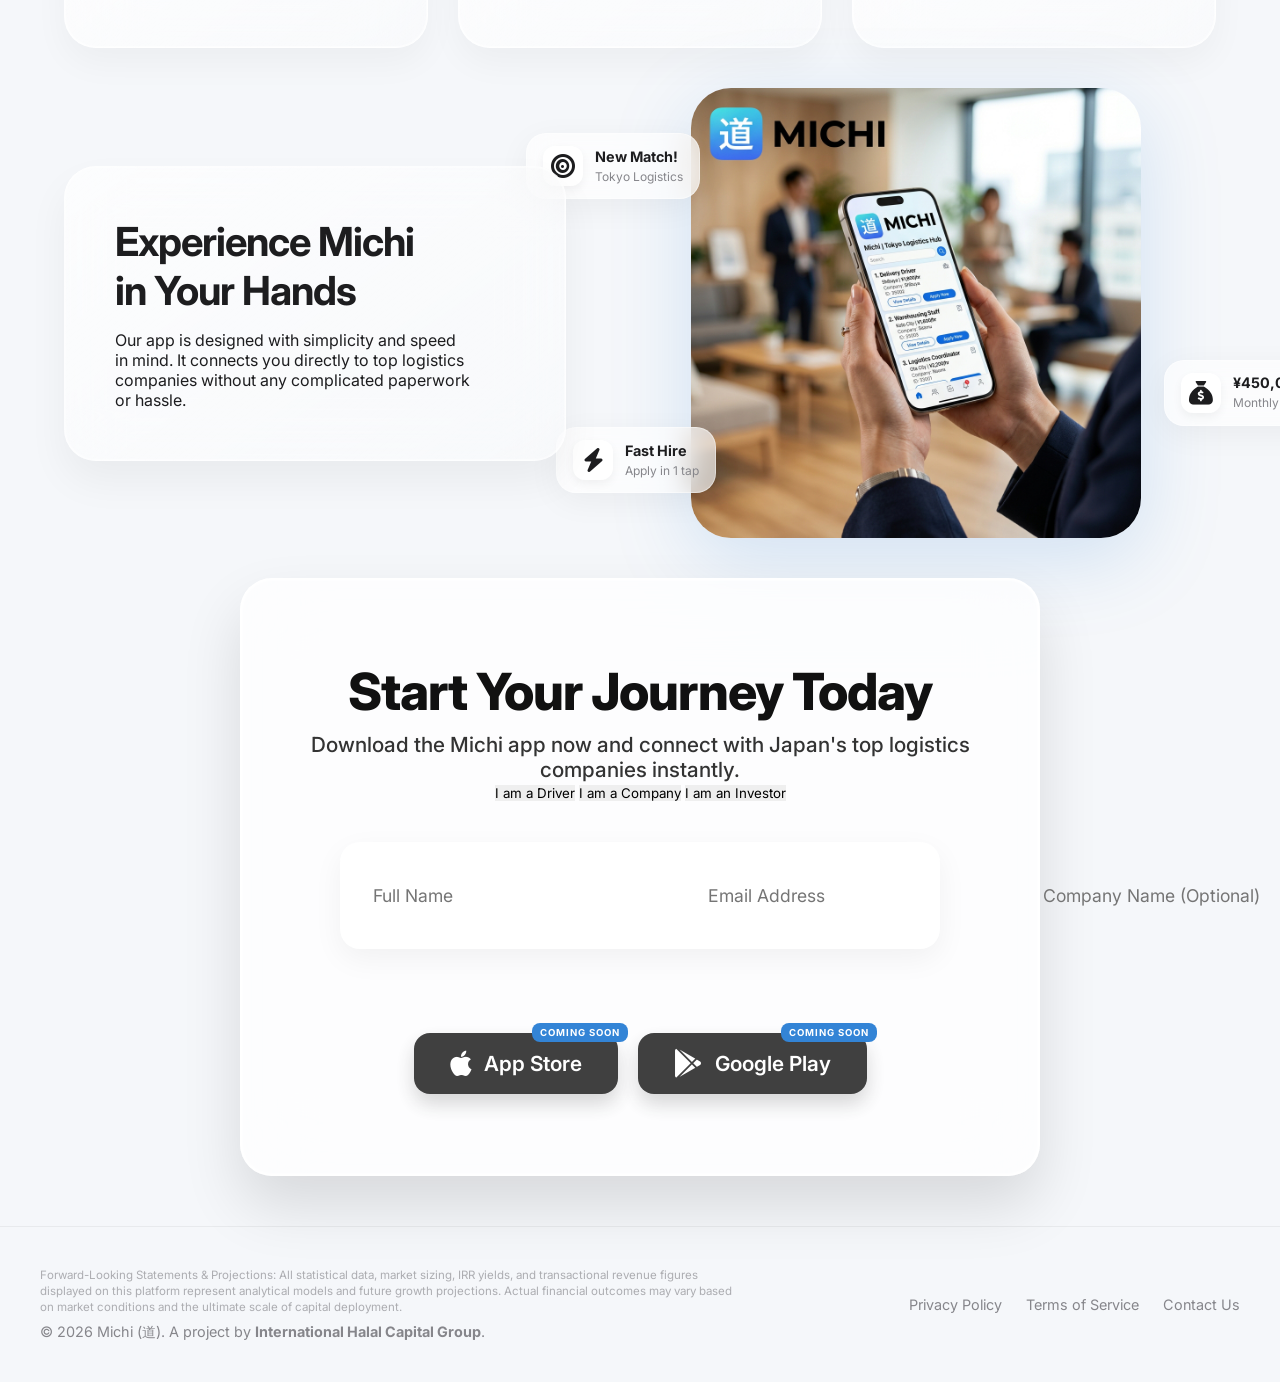
<file: drivers.html>
<!DOCTYPE html>
<html lang="en">
<head>
    <script>document.documentElement.classList.add('js-loading');</script>
    <meta charset="UTF-8">
    <meta name="viewport" content="width=device-width, initial-scale=1.0">
    <title data-i18n="drivers_page_title">For Drivers - High-Paying Driver Jobs in Japan | Michi App (道) | ドライバー求人</title>
    <meta name="description" data-i18n="drivers_meta_desc" content="Find high-paying truck driver jobs, part-time delivery work, and driver discounts in Japan. 日本全国のトラック運転手求人、配送バイト、車両整備割引。履歴書不要。">
    <meta name="keywords" data-i18n="drivers_meta_keywords" content="driver jobs Japan, truck driver jobs, delivery driver Japan, specified skilled worker driver, driver recruitment Japan, part-time driving jobs, ドライバー求人, トラック運転手 募集, 配送 バイト">
    <meta name="author" content="Michi Japan">
    <link rel="canonical" href="https://michi.jp.net/drivers.html">
    <link rel="icon" type="image/svg+xml" href="./favicon.svg?v=2">
    <link rel="stylesheet" href="./styles.css?v=5">

    <!-- Open Graph / Facebook / Telegram -->
    <meta property="og:type" content="website">
    <meta property="og:url" content="https://michi.jp.net/drivers.html">
    <meta property="og:title" data-i18n="drivers_page_title" content="For Drivers - High-Paying Driver Jobs in Japan | Michi App (道)">
    <meta property="og:description" data-i18n="drivers_meta_desc" content="Find high-paying truck driver jobs, part-time delivery work, and driver discounts in Japan. 日本全国のトラック運転手求人、配送バイト、車両整備割引。履歴書不要。">
    <meta property="og:image" content="https://michi.jp.net/phone-mockup.png">

    <!-- Twitter -->
    <meta property="twitter:card" content="summary_large_image">
    <meta property="twitter:url" content="https://michi.jp.net/drivers.html">
    <meta property="twitter:title" data-i18n="drivers_page_title" content="For Drivers - High-Paying Driver Jobs in Japan | Michi App (道)">
    <meta property="twitter:description" data-i18n="drivers_meta_desc" content="Find high-paying truck driver jobs, part-time delivery work, and driver discounts in Japan. 日本全国のトラック運転手求人、配送バイト、車両整備割引。履歴書不要。">
    <meta property="twitter:image" content="https://michi.jp.net/phone-mockup.png">

    <!-- Using Google Fonts for clean, modern typography similar to iOS -->
    <link rel="preconnect" href="https://fonts.googleapis.com">
    <link rel="preconnect" href="https://fonts.gstatic.com" crossorigin>
    <link href="https://fonts.googleapis.com/css2?family=Inter:wght@300;400;500;600;700;800;900&display=swap" rel="stylesheet">
    <link rel="stylesheet" href="https://cdnjs.cloudflare.com/ajax/libs/font-awesome/6.4.0/css/all.min.css">
</head>
<body>
    <div class="background-blobs">
        <div class="blob blob-1"></div>
        <div class="blob blob-2"></div>
        <div class="blob blob-3"></div>
    </div>

    <nav class="glass-nav">
        <a href="./index.html" class="logo" style="text-decoration: none; color: inherit; display: flex; align-items: center; gap: 8px;">
            <div class="logo-kanji">道</div>
            MICHI
        </a>
        <div class="nav-actions">
            <div class="lang-switcher">
                <button class="lang-btn active" data-lang="en">EN</button>
                <button class="lang-btn" data-lang="ja">日本語</button>
            </div>
            <button class="theme-toggle-btn" id="theme-toggle" aria-label="Toggle theme">
                <i class="fa-regular fa-moon theme-icon-dark"></i>
                <i class="fa-regular fa-sun theme-icon-light" style="display: none;"></i>
            </button>
            <button class="menu-toggle-btn" id="menu-toggle" aria-label="Toggle navigation">
                <i class="fa-solid fa-bars"></i>
            </button>
        </div>
        <div class="dropdown-menu" id="nav-dropdown">
            <a href="./drivers.html" class="active" data-i18n="nav_drivers">For Drivers</a>
            <a href="./companies.html" data-i18n="nav_companies">For Companies</a>
            <a href="./investors.html" data-i18n="nav_investors">Investors</a>
            <a href="./blog.html" data-i18n="nav_blog">Blog & FAQ</a>
        </div>
    </nav>

    <main class="hero-section">
        <div class="glass-container hero-content">
            <span class="badge" data-i18n="hero_badge">Japan's #1 Logistics Platform</span>
            <h1 data-i18n="drivers_hero_title">Get High-Paying <span class="gradient-text">Driver Jobs</span> in Japan</h1>
            <p class="description" data-i18n="drivers_hero_desc">
                Michi App connects professional drivers with top logistics and transport companies. Find reliable jobs from heavy trucks to light cargo delivery, with quick onboarding and great benefits.
            </p>
            <div class="cta-group">
                <button class="primary-btn large" data-i18n="nav_join">Join Waitlist</button>
            </div>
        </div>
        
        <div class="hero-image-container">
            <div class="glass-app-mockup">
                <div class="mockup-header">
                    <div class="mockup-dot red"></div>
                    <div class="mockup-dot yellow"></div>
                    <div class="mockup-dot green"></div>
                    <div style="margin-left:auto; display:flex; align-items:center; gap:6px; font-size: 0.8rem; font-weight:700; color:var(--text-main); letter-spacing: 1px;">
                        <div class="logo-kanji" style="width:20px; height:20px; font-size:0.7rem; border-radius:6px; box-shadow:none;">道</div>
                        MICHI APP
                    </div>
                </div>
                <div class="mockup-body">
                    <div class="mockup-card">
                        <div class="card-icon gradient-bg"><i class="fa-solid fa-truck"></i></div>
                        <div class="card-text">
                            <h4 data-i18n="mockup_company_1">Tokyo Logistics Co.</h4>
                            <p data-i18n="mockup_salary_1">¥350,000 - ¥450,000 / month</p>
                        </div>
                        <button class="apply-btn" data-i18n="mockup_apply">Apply</button>
                    </div>
                    <div class="mockup-card">
                        <div class="card-icon gradient-bg"><i class="fa-solid fa-box"></i></div>
                        <div class="card-text">
                            <h4 data-i18n="mockup_company_2">Osaka Express</h4>
                            <p data-i18n="mockup_salary_2">¥300,000 - ¥400,000 / month</p>
                        </div>
                        <button class="apply-btn" data-i18n="mockup_apply">Apply</button>
                    </div>
                    <div class="mockup-card">
                        <div class="card-icon gradient-bg"><i class="fa-solid fa-truck-moving"></i></div>
                        <div class="card-text">
                            <h4 data-i18n="mockup_company_3">Nagoya Freight</h4>
                            <p data-i18n="mockup_salary_3">¥400,000+ / month</p>
                        </div>
                        <button class="apply-btn" data-i18n="mockup_apply">Apply</button>
                    </div>
                </div>
            </div>
        </div>
    </main>
    <!-- Driver Benefits Grid -->
    <section class="investor-section glass-container">
        <div class="investor-header">
            <span class="badge" data-i18n="hero_badge">Driver Benefits</span>
            <h2 data-i18n="nav_drivers">Exclusive Driver Advantages</h2>
            <p class="section-subtitle" data-i18n="drivers_hero_desc">Discover how Michi App helps you save time, make more money, and drive with total support.</p>
        </div>
        <div class="three-column-grid">
            <div class="investor-column glass-container sub-card">
                <div class="column-icon"><i class="fa-solid fa-clock-rotate-left"></i></div>
                <h3 data-i18n="driver_feat_maint_title" style="margin-top:15px; margin-bottom:15px; font-weight:700;">Pre-Book Maintenance</h3>
                <p class="column-desc" data-i18n="driver_feat_maint_desc">Book vehicle servicing inside the app to save time, skip the queues, and keep working without interruptions.</p>
            </div>
            <div class="investor-column glass-container sub-card">
                <div class="column-icon"><i class="fa-solid fa-gift"></i></div>
                <h3 data-i18n="driver_feat_referral_title" style="margin-top:15px; margin-bottom:15px; font-weight:700;">Referral Bonuses (Showkai)</h3>
                <p class="column-desc" data-i18n="driver_feat_referral_desc">Invite your driver friends and earn high referral bonuses from logistics companies when they get hired.</p>
            </div>
            <div class="investor-column glass-container sub-card">
                <div class="column-icon"><i class="fa-solid fa-mobile-screen-button"></i></div>
                <h3 data-i18n="driver_feat_easy_title" style="margin-top:15px; margin-bottom:15px; font-weight:700;">Easy Service Access</h3>
                <p class="column-desc" data-i18n="driver_feat_easy_desc">Finding logistics services and high-paying driving jobs is simple, fast, and completely digital.</p>
            </div>
        </div>
    </section>

    <section class="features-section" id="drivers">
        <div class="feature-card">
            <div class="feature-icon-wrapper">
                <i class="fa-solid fa-magnifying-glass feature-icon"></i>
            </div>
            <h3 data-i18n="feature1_title">1. Find your path</h3>
            <p data-i18n="feature1_desc">Browse through thousands of driver jobs across Japan based on your preferences, license type, and location.</p>
        </div>
        <div class="feature-card">
            <div class="feature-icon-wrapper">
                <i class="fa-solid fa-bolt feature-icon"></i>
            </div>
            <h3 data-i18n="feature2_title">2. Apply instantly</h3>
            <p data-i18n="feature2_desc">No complex resumes needed. Create your profile once and apply to top companies with a single tap.</p>
        </div>
        <div class="feature-card">
            <div class="feature-icon-wrapper">
                <i class="fa-solid fa-rocket feature-icon"></i>
            </div>
            <h3 data-i18n="feature3_title">3. Start working</h3>
            <p data-i18n="feature3_desc">Get matched, complete the simple onboarding, and start your new journey on the road.</p>
        </div>
    </section>

    <section class="app-showcase-section">
        <div class="showcase-content glass-container">
            <h2 data-i18n="showcase_title">Experience Michi in Your Hands</h2>
            <p data-i18n="showcase_desc">Our app is designed with simplicity and speed in mind. It connects you directly to top logistics companies without any complicated paperwork or hassle.</p>
        </div>
        
        <div class="animated-phone-wrapper large-showcase">
            <div class="floating-badge badge-1">
                <span class="badge-icon"><i class="fa-solid fa-bullseye"></i></span>
                <div class="badge-text">
                    <strong data-i18n="badge1_title">New Match!</strong>
                    <span data-i18n="badge1_desc">Tokyo Logistics</span>
                </div>
            </div>
            <div class="floating-badge badge-2">
                <span class="badge-icon"><i class="fa-solid fa-sack-dollar"></i></span>
                <div class="badge-text">
                    <strong data-i18n="badge2_title">¥450,000</strong>
                    <span data-i18n="badge2_desc">Monthly Salary</span>
                </div>
            </div>
            <div class="floating-badge badge-3">
                <span class="badge-icon"><i class="fa-solid fa-bolt"></i></span>
                <div class="badge-text">
                    <strong data-i18n="badge3_title">Fast Hire</strong>
                    <span data-i18n="badge3_desc">Apply in 1 tap</span>
                </div>
            </div>
            <div class="phone-mockup-container">
                <img src="./phone-mockup.png" alt="Michi App on Phone" class="phone-mockup-img">
            </div>
        </div>
    </section>


    <section class="waitlist-section glass-container heavy-glass" id="download">
        <h2 class="dark-heading" data-i18n="download_title">Start Your Journey Today</h2>
        <p class="dark-text large-text" data-i18n="download_desc">Download the Michi app now and connect with Japan's top logistics companies instantly.</p>
        
        <!-- Role Selection Tabs -->
        <div class="role-selector-container">
            <button type="button" class="role-tab active" data-role="driver" data-i18n="role_driver">I am a Driver</button>
            <button type="button" class="role-tab" data-role="company" data-i18n="role_company">I am a Company</button>
            <button type="button" class="role-tab" data-role="investor" data-i18n="role_investor">I am an Investor</button>
        </div>

        <form id="waitlist-form" class="waitlist-form-container multiple-fields">
            <input type="hidden" name="role" id="waitlist-role" value="driver">
            
            <div class="form-inputs-grid">
                <input type="text" name="name" placeholder="Full Name" required class="waitlist-input" id="waitlist-name">
                <input type="email" name="email" placeholder="Email Address" required class="waitlist-input" id="waitlist-email">
                <input type="text" name="company" placeholder="Company Name (Optional)" class="waitlist-input hidden-input" id="waitlist-company">
            </div>
            
            <button type="submit" class="primary-btn large" id="waitlist-submit-btn" data-i18n="btn_join_driver">Join as Driver</button>
        </form>
        <div id="form-message" class="form-message"></div>

        <div class="app-buttons">
            <button type="button" class="store-btn coming-soon"><i class="fa-brands fa-apple"></i> <span data-i18n="download_apple">App Store</span></button>
            <button type="button" class="store-btn coming-soon"><i class="fa-brands fa-google-play"></i> <span data-i18n="download_google">Google Play</span></button>
        </div>
    </section>

    <footer class="glass-footer">
        <div class="footer-content">
            <div class="footer-info">
                <p class="footer-disclaimer" data-i18n="footer_disclaimer">Forward-Looking Statements & Projections: All statistical data, market sizing, IRR yields, and transactional revenue figures displayed on this platform represent analytical models and future growth projections. Actual financial outcomes may vary based on market conditions and the ultimate scale of capital deployment.</p>
                <p data-i18n="footer_copyright">© 2026 Michi (道). A project by <a href="https://halalcapitalgroup.com/" target="_blank" class="parent-company-link"><strong>International Halal Capital Group</strong></a>.</p>
            </div>
            <div class="footer-links">
                <a href="#" data-i18n="footer_privacy">Privacy Policy</a>
                <a href="#" data-i18n="footer_terms">Terms of Service</a>
                <a href="mailto:info@michi.jp.net" data-i18n="footer_contact">Contact Us</a>
            </div>
        </div>
    </footer>

    <script src="./script.js?v=5"></script>
</body>
</html>
</file>
<file: styles.css>
:root {
    --bg-color: #f5f7fa;
    --text-main: #1d1d1f;
    --text-secondary: #86868b;
    --primary-color: #0066cc;
    --primary-hover: #004499;
    --glass-bg: rgba(255, 255, 255, 0.65);
    --glass-border: rgba(255, 255, 255, 0.4);
    --glass-shadow: 0 8px 32px rgba(0, 0, 0, 0.05);
    --input-bg: rgba(255, 255, 255, 0.8);
    --input-border: rgba(0, 0, 0, 0.1);
}

body.dark-mode {
    --bg-color: #121214; /* Classic, soft charcoal background (comfortable for night viewing) */
    --text-main: #f5f5f7;
    --text-secondary: #86868b; /* Clean, iOS system gray */
    --primary-color: #0071e3; /* Slightly brighter brand blue for dark mode contrast */
    --primary-hover: #147ce5;
    --glass-bg: rgba(28, 28, 30, 0.5); /* Tactile dark glassmorphism */
    --glass-border: rgba(255, 255, 255, 0.08);
    --glass-shadow: 0 8px 32px rgba(0, 0, 0, 0.25);
    --input-bg: rgba(255, 255, 255, 0.05); /* Cozy dark inputs */
    --input-border: rgba(255, 255, 255, 0.1);
}

/* Dimmer glowing background auroras in dark mode instead of muddy dark colors */
body.dark-mode .blob {
    opacity: 0.15;
}

body.dark-mode .logo-kanji {
    box-shadow: 0 4px 12px rgba(0, 113, 227, 0.3);
}

body.dark-mode .waitlist-form-container {
    background: rgba(28, 28, 30, 0.8);
    box-shadow: 0 10px 30px rgba(0,0,0,0.25);
    border: 1px solid var(--glass-border);
}

body.dark-mode .dark-heading {
    color: #f5f5f7 !important;
}

body.dark-mode .dark-text {
    color: #86868b !important;
}

body.dark-mode .secondary-btn {
    background-color: rgba(255, 255, 255, 0.05);
    border-color: rgba(255, 255, 255, 0.1);
    color: #f5f5f7;
}

body.dark-mode .secondary-btn:hover {
    background-color: rgba(255, 255, 255, 0.1);
}

body.dark-mode .investor-card {
    background: rgba(255, 255, 255, 0.03);
    border-color: rgba(255, 255, 255, 0.08);
}

body.dark-mode .investor-card:hover {
    background: rgba(255, 255, 255, 0.06);
    box-shadow: 0 30px 60px rgba(0, 0, 0, 0.3);
}

/* Active / Click press feedback for a tactile, app-like experience (BonCafe style) */
.primary-btn:active,
.secondary-btn:active,
.theme-toggle:active,
.lang-btn:active,
.store-btn:active,
.investor-card:active,
.feature-card:active {
    transform: translateY(-2px) scale(0.97) !important;
    transition: transform 0.15s cubic-bezier(0.16, 1, 0.3, 1);
}

/* Guarantee Section Styling */
.guarantee-section {
    background: linear-gradient(135deg, rgba(255, 255, 255, 0.8), rgba(0, 102, 204, 0.05));
    border: 1px solid rgba(0, 102, 204, 0.25);
    transition: all 0.3s ease;
}

body.dark-mode .guarantee-section {
    background: linear-gradient(135deg, rgba(28, 28, 30, 0.7), rgba(0, 102, 204, 0.06)) !important;
    border: 1px solid rgba(0, 102, 204, 0.35) !important;
}

* {
    margin: 0;
    padding: 0;
    box-sizing: border-box;
}

a, a:hover, a:focus, a:active {
    text-decoration: none !important;
}

body {
    font-family: 'Inter', -apple-system, BlinkMacSystemFont, "Segoe UI", Roboto, Helvetica, Arial, sans-serif;
    background-color: var(--bg-color);
    color: var(--text-main);
    overflow-x: hidden;
    min-height: 100vh;
}

/* Background animated blobs for modern feel */
.background-blobs {
    position: fixed;
    top: 0;
    left: 0;
    width: 100vw;
    height: 100vh;
    z-index: -1;
    overflow: hidden;
}

.blob {
    position: absolute;
    border-radius: 50%;
    filter: blur(80px);
    opacity: 0.6;
    animation: float 10s infinite ease-in-out alternate;
}

.blob-1 {
    top: -10%;
    left: -10%;
    width: 50vw;
    height: 50vw;
    background: #e0f2fe; /* Light blue */
}

.blob-2 {
    bottom: -10%;
    right: -10%;
    width: 40vw;
    height: 40vw;
    background: #e0e7ff; /* Light indigo */
    animation-delay: -5s;
}

.blob-3 {
    top: 40%;
    left: 50%;
    width: 30vw;
    height: 30vw;
    background: #f3e8ff; /* Light purple */
    animation-delay: -2s;
}

@keyframes float {
    0% { transform: translate(0, 0) scale(1); }
    100% { transform: translate(30px, 50px) scale(1.1); }
}

/* Typography & Utilities */
.jp-text {
    font-size: 0.8em;
    color: var(--text-secondary);
    margin-left: 4px;
}

.jp-subtitle {
    font-size: 1.1rem;
    color: var(--text-secondary);
    margin-bottom: 1.5rem;
    font-weight: 400;
}

.gradient-text {
    background: linear-gradient(135deg, #0066cc, #8b5cf6);
    -webkit-background-clip: text;
    -webkit-text-fill-color: transparent;
    background-clip: text;
}

/* Glassmorphism Utilities */
.glass-nav {
    position: fixed;
    top: 20px;
    left: 50%;
    transform: translateX(-50%);
    width: 90%;
    max-width: 1200px;
    height: 70px;
    background: var(--glass-bg);
    backdrop-filter: blur(20px);
    -webkit-backdrop-filter: blur(20px);
    border: 1px solid var(--glass-border);
    border-radius: 100px;
    display: flex;
    justify-content: space-between;
    align-items: center;
    padding: 0 30px;
    box-shadow: var(--glass-shadow);
    z-index: 100;
}

.glass-nav .logo {
    display: flex;
    align-items: center;
    gap: 12px;
    font-size: 1.6rem;
    font-weight: 800;
    letter-spacing: -0.5px;
}

.logo-kanji {
    display: flex;
    justify-content: center;
    align-items: center;
    width: 40px;
    height: 40px;
    background: linear-gradient(135deg, var(--primary-color), #8b5cf6);
    color: white;
    border-radius: 12px;
    font-size: 1.4rem;
    font-weight: 400;
    box-shadow: 0 4px 12px rgba(0, 102, 204, 0.4);
    font-family: "Yu Mincho", "MS Mincho", serif;
}

.glass-nav .nav-links {
    display: flex;
    gap: 30px;
}

.glass-nav .nav-links a {
    text-decoration: none;
    color: var(--text-main);
    font-weight: 500;
    transition: opacity 0.2s;
}

.glass-nav .nav-links a:hover {
    opacity: 0.7;
}

.nav-actions {
    display: flex;
    align-items: center;
    gap: 20px;
}

.lang-switcher {
    display: flex;
    background: rgba(0,0,0,0.05);
    border-radius: 20px;
    padding: 4px;
}

body.dark-mode .lang-switcher {
    background: rgba(255,255,255,0.05);
}

.theme-toggle {
    background: rgba(0, 0, 0, 0.05);
    border: none;
    width: 36px;
    height: 36px;
    border-radius: 50%;
    display: flex;
    justify-content: center;
    align-items: center;
    color: var(--text-main);
    font-size: 1.1rem;
    cursor: pointer;
    transition: all 0.3s ease;
}

.theme-toggle:hover {
    background: rgba(0, 0, 0, 0.1);
    transform: scale(1.05);
}

body.dark-mode .theme-toggle {
    background: rgba(255, 255, 255, 0.08);
}

body.dark-mode .theme-toggle:hover {
    background: rgba(255, 255, 255, 0.15);
}

.theme-toggle i {
    transition: transform 0.5s ease;
}

.theme-toggle:hover i {
    transform: rotate(15deg);
}

.lang-btn {
    background: transparent;
    border: none;
    padding: 6px 16px;
    border-radius: 10px;
    font-size: 0.85rem;
    font-weight: 600;
    color: var(--text-secondary);
    cursor: pointer;
    transition: all 0.3s ease;
    white-space: nowrap;
}

.lang-btn.active {
    background: white;
    color: var(--text-main);
    box-shadow: 0 2px 5px rgba(0,0,0,0.1);
}

body.dark-mode .lang-btn.active {
    background: rgba(255, 255, 255, 0.15);
    color: var(--text-main);
    box-shadow: 0 2px 5px rgba(0,0,0,0.3);
}

/* Buttons */
button {
    font-family: inherit;
    cursor: pointer;
    border: none;
    transition: all 0.3s ease;
}

.primary-btn {
    background-color: var(--primary-color);
    color: white;
    padding: 10px 24px;
    border-radius: 100px;
    font-weight: 500;
    font-size: 0.95rem;
    box-shadow: 0 4px 14px rgba(0, 102, 204, 0.2);
    transition: all 0.4s cubic-bezier(0.16, 1, 0.3, 1);
}

.primary-btn:hover {
    background-color: var(--primary-hover);
    transform: translateY(-5px);
    box-shadow: 0 10px 25px rgba(0, 102, 204, 0.3);
}

.secondary-btn {
    background-color: rgba(255, 255, 255, 0.8);
    color: var(--text-main);
    padding: 10px 24px;
    border-radius: 100px;
    font-weight: 500;
    font-size: 0.95rem;
    border: 1px solid rgba(0,0,0,0.1);
    transition: all 0.4s cubic-bezier(0.16, 1, 0.3, 1);
}

.secondary-btn:hover {
    background-color: white;
    transform: translateY(-5px);
    box-shadow: 0 10px 20px rgba(0, 0, 0, 0.06);
}

.large {
    padding: 14px 32px;
    font-size: 1.1rem;
}

/* Premium Minimalist Hero Buttons (Apple-style Classic UI) */
/* Premium Unified Minimalist Hero Buttons (Uniform Sizes for EN/JA, Bolder & Darker Text) */
#btn-find-job, #btn-partner-us, #btn-invest-michi {
    width: 210px !important;
    max-width: 100% !important;
    padding: 12px 20px !important;
    font-size: 0.92rem !important; /* Kichikroq / Smaller */
    font-weight: 700 !important; /* Semizroq / Bolder */
    border-radius: 100px !important;
    display: inline-flex;
    align-items: center;
    justify-content: center;
    text-align: center !important;
    box-sizing: border-box !important;
    transition: all 0.5s cubic-bezier(0.165, 0.84, 0.44, 1) !important;
    cursor: pointer;
}

/* Default States (Clean classic white/glass style with darker/bold text) */
#btn-find-job, #btn-partner-us, #btn-invest-michi {
    background: rgba(255, 255, 255, 0.85) !important;
    color: #111111 !important; /* To'qroq / Darker */
    border: 1px solid rgba(0, 0, 0, 0.12) !important;
    box-shadow: 0 4px 12px rgba(0, 0, 0, 0.03) !important;
}

/* Hover States (Unified Brand colors applied) */
#btn-find-job:hover, #btn-partner-us:hover, #btn-invest-michi:hover {
    background: linear-gradient(135deg, #0066cc, #7c3aed) !important;
    color: white !important;
    border-color: transparent !important;
    transform: translateY(-5px) rotate(0.8deg) scale(1.02) !important;
    box-shadow: 0 10px 24px rgba(124, 58, 237, 0.3) !important;
}

/* Press Active States */
#btn-find-job:active, #btn-partner-us:active, #btn-invest-michi:active {
    transform: translateY(-2px) scale(0.97) !important;
}

/* Dark Mode Overrides */
body.dark-mode #btn-find-job,
body.dark-mode #btn-partner-us,
body.dark-mode #btn-invest-michi {
    background: rgba(255, 255, 255, 0.05) !important;
    color: #ffffff !important;
    border: 1px solid rgba(255, 255, 255, 0.12) !important;
    box-shadow: none !important;
}

body.dark-mode #btn-find-job:hover,
body.dark-mode #btn-partner-us:hover,
body.dark-mode #btn-invest-michi:hover {
    background: linear-gradient(135deg, #0071e2, #8b5cf6) !important;
    color: white !important;
    border-color: transparent !important;
    box-shadow: 0 10px 24px rgba(139, 92, 246, 0.35) !important;
}

/* Hero Section */
.hero-section {
    display: flex;
    justify-content: space-between;
    align-items: center;
    max-width: 1200px;
    margin: 0 auto;
    padding: 120px 20px 0;
    min-height: 80vh;
    gap: 50px;
}

.hero-content {
    flex: 1;
    background: var(--glass-bg);
    backdrop-filter: blur(25px);
    -webkit-backdrop-filter: blur(25px);
    border: 1px solid var(--glass-border);
    border-radius: 28px;
    padding: 40px;
    box-shadow: var(--glass-shadow);
}

.badge {
    display: inline-block;
    padding: 6px 14px;
    background: rgba(0, 102, 204, 0.1);
    color: var(--primary-color);
    border-radius: 100px;
    font-size: 0.85rem;
    font-weight: 600;
    margin-bottom: 20px;
}

.hero-content h1 {
    font-size: 4rem;
    font-weight: 700;
    line-height: 1.1;
    letter-spacing: -1.5px;
    margin-bottom: 10px;
}

.description {
    font-size: 1.1rem;
    color: var(--text-secondary);
    line-height: 1.5;
    margin-bottom: 25px;
    max-width: 95%;
}

.cta-group {
    display: flex;
    gap: 16px;
    margin-bottom: 35px;
}

.stats-row {
    display: flex;
    gap: 30px;
    padding-top: 25px;
    border-top: 1px solid rgba(0,0,0,0.05);
}

.stat-item {
    display: flex;
    align-items: center;
    gap: 12px;
}

.stat-icon-wrapper {
    width: 38px;
    height: 38px;
    border-radius: 10px;
    background: rgba(0, 102, 204, 0.06);
    color: var(--primary-color);
    display: flex;
    justify-content: center;
    align-items: center;
    font-size: 1.1rem;
    transition: all 0.3s ease;
}

body.dark-mode .stat-icon-wrapper {
    background: rgba(255, 255, 255, 0.05);
    color: var(--primary-color);
}

.stat-item:hover .stat-icon-wrapper {
    background: var(--primary-color);
    color: white;
    transform: scale(1.05);
}

.stat-text-group {
    display: flex;
    flex-direction: column;
}

.stat-item h3 {
    font-size: 1.6rem;
    font-weight: 800;
    color: var(--text-main);
    line-height: 1.1;
}

.stat-item p {
    font-size: 0.8rem;
    color: var(--text-secondary);
    font-weight: 500;
    margin-top: 2px;
}

/* Hero Image & Mockup */
.hero-image-container {
    flex: 1;
    display: flex;
    justify-content: center;
    perspective: 1000px;
}

.glass-app-mockup {
    width: 350px;
    max-width: 100%;
    background: rgba(255, 255, 255, 0.4);
    backdrop-filter: blur(25px);
    -webkit-backdrop-filter: blur(25px);
    border: 1px solid var(--glass-border);
    border-radius: 28px;
    box-shadow: var(--glass-shadow);
    padding: 20px;
    transform: rotateY(-10deg) rotateX(5deg);
    transition: transform 0.5s ease;
}

.glass-app-mockup:hover {
    transform: rotateY(0) rotateX(0) translateY(-10px);
}

.mockup-header {
    display: flex;
    gap: 6px;
    margin-bottom: 16px;
    padding-left: 6px;
}

.mockup-dot {
    width: 8px;
    height: 8px;
    border-radius: 50%;
}

.mockup-dot.red { background: #ff5f56; }
.mockup-dot.yellow { background: #ffbd2e; }
.mockup-dot.green { background: #27c93f; }

.mockup-body {
    display: flex;
    flex-direction: column;
    gap: 12px;
}

.mockup-card {
    background: rgba(255, 255, 255, 0.8);
    border-radius: 16px;
    padding: 12px;
    display: flex;
    align-items: center;
    gap: 12px;
    box-shadow: 0 4px 12px rgba(0,0,0,0.03);
    transition: transform 0.2s;
}

.mockup-card.active-card {
    border: 1px solid rgba(0, 102, 204, 0.3);
    box-shadow: 0 8px 24px rgba(0, 102, 204, 0.1);
}

.gradient-bg {
    background: linear-gradient(135deg, #0066cc, #8b5cf6) !important;
    color: white;
}

.mockup-card:hover {
    transform: scale(1.02);
}

.card-icon {
    width: 38px;
    height: 38px;
    border-radius: 10px;
    display: flex;
    justify-content: center;
    align-items: center;
    font-size: 1.05rem;
    color: white;
}

.card-icon i {
    filter: drop-shadow(0 2px 4px rgba(0,0,0,0.1));
}

.card-text h4 {
    font-size: 0.9rem;
    margin-bottom: 2px;
}

.card-text p {
    font-size: 0.72rem;
    color: var(--primary-color);
    font-weight: 500;
}

.apply-btn {
    margin-left: auto;
    background: var(--text-main);
    color: white;
    padding: 5px 10px;
    border-radius: 100px;
    font-size: 0.72rem;
}

/* Responsive */
@media (max-width: 992px) {
    .hero-section {
        flex-direction: column;
        padding-top: 110px;
    }
    
    .hero-content {
        padding: 30px;
    }
    
    .hero-content h1 {
        font-size: 3rem;
    }
    
    .glass-app-mockup {
        transform: none;
    }
}

@media (max-width: 600px) {
    .glass-nav {
        width: 95%;
        padding: 0 15px;
    }

    
    .hero-content {
        box-shadow: 0 20px 40px rgba(0,0,0,0.08), inset 0 0 0 1px rgba(255,255,255,1);
        background: linear-gradient(135deg, rgba(255,255,255,0.9), rgba(255,255,255,0.6));
        padding: 30px 20px !important;
    }
    
    .hero-content h1 {
        font-size: 2.3rem !important;
    }
    
    .cta-group {
        flex-direction: column;
        gap: 12px;
        align-items: center;
        width: 100%;
    }
    
    .cta-group button, .cta-group a {
        width: 100% !important;
        text-align: center !important;
        justify-content: center !important;
        box-sizing: border-box !important;
    }

    .glass-app-mockup {
        padding: 20px 15px !important;
        border-radius: 20px !important;
    }

    .hero-dashboard-widget {
        padding: 25px 20px !important;
        border-radius: 20px !important;
    }
    
    .stats-row {
        flex-direction: row !important;
        justify-content: space-between;
        background: rgba(255, 255, 255, 0.5);
        padding: 15px 12px;
        border-radius: 20px;
        box-shadow: 0 10px 20px rgba(0,0,0,0.05), inset 0 0 0 1px rgba(255,255,255,1);
        gap: 10px;
        margin-top: 30px;
        padding-top: 15px;
        border-top: none;
    }

    body.dark-mode .stats-row {
        background: rgba(28, 28, 30, 0.5);
        box-shadow: 0 10px 20px rgba(0,0,0,0.2), inset 0 0 0 1px rgba(255,255,255,0.05);
    }
    
    .stat-item {
        flex-direction: column;
        align-items: center;
        text-align: center;
        gap: 6px;
    }

    .stat-icon-wrapper {
        width: 32px;
        height: 32px;
        font-size: 0.95rem;
    }

    .stat-text-group {
        align-items: center;
    }
    
    .stat-item h3 { font-size: 1.3rem; margin-bottom: 2px; }
    .stat-item p { font-size: 0.7rem; font-weight: 600; }
}

/* Features Section */
.features-section {
    width: 90%;
    max-width: 1200px;
    margin: 40px auto;
    padding: 0;
    display: grid;
    grid-template-columns: repeat(auto-fit, minmax(300px, 1fr));
    gap: 30px;
    position: relative;
    z-index: 10;
}

.feature-card {
    padding: 50px 30px;
    border-radius: 32px;
    text-align: center;
    background: linear-gradient(145deg, rgba(255,255,255,0.9), rgba(255,255,255,0.4));
    backdrop-filter: blur(40px);
    -webkit-backdrop-filter: blur(40px);
    border: 1px solid rgba(255,255,255,0.8);
    box-shadow: 0 15px 35px rgba(0, 0, 0, 0.04), inset 0 0 0 1px rgba(255, 255, 255, 0.5);
    transition: all 0.6s cubic-bezier(0.25, 0.8, 0.25, 1);
}

.feature-card:hover {
    transform: translateY(-15px) rotate(1deg) scale(1.02);
    box-shadow: 0 30px 60px rgba(0, 102, 204, 0.12), inset 0 0 0 1px rgba(255, 255, 255, 1);
}

.feature-icon-wrapper {
    width: 80px;
    height: 80px;
    margin: 0 auto 30px;
    border-radius: 24px;
    background: linear-gradient(135deg, rgba(255,255,255,1), rgba(255,255,255,0.5));
    display: flex;
    justify-content: center;
    align-items: center;
    box-shadow: 0 10px 25px rgba(0,0,0,0.06), inset 0 0 0 1px rgba(255,255,255,0.8);
    transform: rotate(-5deg);
    transition: all 0.6s cubic-bezier(0.25, 0.8, 0.25, 1);
}

.feature-card:hover .feature-icon-wrapper {
    transform: rotate(0deg) scale(1.1);
    box-shadow: 0 15px 30px rgba(0, 102, 204, 0.15), inset 0 0 0 1px rgba(255,255,255,1);
    background: linear-gradient(135deg, #0066cc, #8b5cf6);
}

.feature-icon {
    font-size: 2rem;
    color: var(--text-main);
    transition: all 0.6s ease;
}

.feature-card:hover .feature-icon {
    color: white;
}

.feature-card h3 {
    font-size: 1.4rem;
    margin-bottom: 5px;
    color: var(--text-main);
}

.jp-text-large {
    font-size: 0.9rem;
    color: var(--primary-color);
    margin-bottom: 15px;
    font-weight: 500;
}

/* Waitlist Section */
.glass-container {
    background: linear-gradient(145deg, rgba(255, 255, 255, 0.7), rgba(255, 255, 255, 0.3));
    backdrop-filter: blur(30px);
    -webkit-backdrop-filter: blur(30px);
    border: 1px solid rgba(255, 255, 255, 0.6);
    box-shadow: 0 20px 40px rgba(0, 0, 0, 0.05), inset 0 0 0 1px rgba(255, 255, 255, 0.4);
    position: relative;
    z-index: 10;
}

.waitlist-section {
    width: 90%;
    max-width: 800px;
    margin: 40px auto;
    padding: 40px;
    text-align: center;
    border-radius: 32px;
}

.waitlist-section h2 {
    margin-top: 0;
    font-size: 2.5rem;
    margin-bottom: 10px;
}

.waitlist-form {
    display: flex;
    max-width: 500px;
    margin: 30px auto 0;
    gap: 10px;
}

.waitlist-form input {
    flex: 1;
    padding: 15px 20px;
    border-radius: 100px;
    border: 1px solid rgba(0,0,0,0.1);
    outline: none;
    font-size: 1rem;
    font-family: inherit;
    background: rgba(255,255,255,0.8);
    transition: all 0.3s ease;
}

.waitlist-form input:focus {
    border-color: var(--primary-color);
    box-shadow: 0 0 0 3px rgba(0, 102, 204, 0.1);
}

.glass-footer {
    padding: 40px 20px;
    border-top: 1px solid rgba(0,0,0,0.05);
    margin-top: 50px;
    position: relative;
    z-index: 10;
}

.footer-content {
    max-width: 1200px;
    margin: 0 auto;
    display: flex;
    justify-content: space-between;
    align-items: center;
    flex-wrap: wrap;
    gap: 20px;
}

.footer-content p {
    color: var(--text-secondary);
    font-size: 0.9rem;
}

.footer-links {
    display: flex;
    gap: 24px;
}

.footer-links a {
    color: var(--text-secondary);
    text-decoration: none;
    font-size: 0.9rem;
    transition: color 0.2s ease;
}

.footer-links a:hover {
    color: var(--text-main);
}

.footer-info {
    display: flex;
    flex-direction: column;
    gap: 8px;
    max-width: 700px;
    text-align: left;
}

.footer-disclaimer {
    font-size: 0.72rem !important;
    color: var(--text-secondary);
    opacity: 0.65;
    line-height: 1.4;
    margin: 0;
}

@media (max-width: 600px) {
    .footer-content {
        flex-direction: column;
        text-align: center;
    }
    .footer-info {
        text-align: center;
        align-items: center;
    }
}

/* Animated Phone and Floating Badges */
.animated-phone-wrapper {
    position: relative;
    width: 100%;
    max-width: 450px;
    display: flex;
    justify-content: center;
    align-items: center;
}

.phone-mockup-img {
    width: 100%;
    height: auto;
    border-radius: 40px;
    animation: softFloat 6s ease-in-out infinite;
    filter: drop-shadow(0 20px 40px rgba(0, 102, 204, 0.15));
    position: relative;
    z-index: 2;
}

@keyframes softFloat {
    0% { transform: translateY(0px); }
    50% { transform: translateY(-15px); }
    100% { transform: translateY(0px); }
}

.floating-badge {
    position: absolute;
    background: var(--glass-bg);
    backdrop-filter: blur(15px);
    -webkit-backdrop-filter: blur(15px);
    border: 1px solid var(--glass-border);
    border-radius: 20px;
    padding: 12px 16px;
    display: flex;
    align-items: center;
    gap: 12px;
    box-shadow: var(--glass-shadow);
    z-index: 3;
    animation: badgeFloat 5s ease-in-out infinite alternate;
}

.badge-icon {
    font-size: 1.5rem;
    background: white;
    width: 40px;
    height: 40px;
    display: flex;
    justify-content: center;
    align-items: center;
    border-radius: 12px;
    box-shadow: 0 4px 10px rgba(0,0,0,0.05);
    color: var(--text-main);
}

.badge-text strong {
    display: block;
    font-size: 0.9rem;
    color: var(--text-main);
}

.badge-text span {
    font-size: 0.75rem;
    color: var(--text-secondary);
}

.badge-1 {
    top: 10%;
    left: -15%;
    animation-delay: 0s;
}

.badge-2 {
    bottom: 25%;
    right: -20%;
    animation-delay: 1.5s;
}

.badge-3 {
    bottom: 10%;
    left: -10%;
    animation-delay: 3s;
}

@keyframes badgeFloat {
    0% { transform: translateY(0px) rotate(-2deg); }
    100% { transform: translateY(-10px) rotate(2deg); }
}

@media (max-width: 992px) {
    .badge-1 { left: -5%; }
    .badge-2 { right: -5%; }
    .badge-3 { left: 0%; }
}

@media (max-width: 600px) {
    /* Single-field Waitlist Form (Horizontal & Compact on Mobile to fit perfectly) */
    .waitlist-form-container {
        max-width: 100% !important;
        width: 100% !important;
        padding: 5px 5px 5px 12px !important;
        gap: 6px !important;
        border-radius: 100px !important;
        margin: 25px auto 15px !important;
        box-sizing: border-box !important;
        align-items: center !important;
        display: flex !important;
        flex-direction: row !important;
        background: white !important;
    }
    
    body.dark-mode .waitlist-form-container {
        background: rgba(28, 28, 30, 0.8) !important;
    }
    
    .waitlist-input {
        padding: 8px 4px !important;
        font-size: 0.95rem !important;
        width: 100% !important;
        min-width: 0 !important;
        background: transparent !important;
        border: none !important;
    }
    
    .waitlist-form-container .primary-btn.large {
        padding: 10px 18px !important;
        font-size: 0.88rem !important;
        white-space: nowrap !important;
        border-radius: 100px !important;
        flex-shrink: 0 !important;
        transform: none !important;
        box-shadow: none !important;
        width: auto !important;
    }
}

/* App Showcase Section */
.app-showcase-section {
    width: 90%;
    max-width: 1200px;
    margin: 40px auto;
    padding: 0;
    display: flex;
    align-items: center;
    justify-content: space-between;
    gap: 50px;
    position: relative;
    z-index: 10;
}

.showcase-content {
    flex: 1;
    padding: 50px;
    border-radius: 32px;
}

.showcase-content h2 {
    font-size: 2.5rem;
    margin-bottom: 15px;
    letter-spacing: -1px;
}

.animated-phone-wrapper.large-showcase {
    flex: 1.5;
    max-width: 600px;
}

@media (max-width: 992px) {
    .app-showcase-section {
        flex-direction: column;
        text-align: center;
    }
}

/* Mobbin Stats Section */
.mobbin-stats-section {
    position: relative;
    padding: 120px 20px;
    text-align: center;
    max-width: 1000px;
    margin: 0 auto;
    display: flex;
    justify-content: center;
    align-items: center;
    min-height: 40vh;
}

.stats-center {
    z-index: 10;
}

.stats-center p {
    font-size: 1.2rem;
    color: var(--text-secondary);
    margin-bottom: 20px;
    font-weight: 500;
}

.stats-center h2 {
    font-size: 3.5rem;
    font-weight: 800;
    line-height: 1.2;
    letter-spacing: -1.5px;
    color: var(--text-main);
}

.floating-icons {
    position: absolute;
    top: 0; left: 0; width: 100%; height: 100%;
    pointer-events: none;
}

.float-icon {
    position: absolute;
    width: 100px;
    height: 100px;
    background: rgba(255, 255, 255, 0.95);
    border-radius: 50%;
    display: flex;
    justify-content: center;
    align-items: center;
    font-size: 2.8rem;
    color: #1d1d1f;
    box-shadow: 0 20px 40px rgba(0,0,0,0.15);
    backdrop-filter: blur(15px);
    -webkit-backdrop-filter: blur(15px);
    border: 1px solid rgba(255,255,255,0.9);
}

@keyframes floatPath1 {
    0%, 100% { transform: translate(0, 0) rotate(0deg); }
    33% { transform: translate(15px, -25px) rotate(5deg); }
    66% { transform: translate(-10px, -15px) rotate(-5deg); }
}
@keyframes floatPath2 {
    0%, 100% { transform: translate(0, 0); }
    50% { transform: translate(-25px, 20px); }
}
@keyframes floatPath3 {
    0%, 100% { transform: translate(0, 0) scale(1); }
    50% { transform: translate(25px, 25px) scale(1.05); }
}
@keyframes floatPath4 {
    0%, 100% { transform: translate(0, 0) rotate(0deg); }
    25% { transform: translate(20px, 20px) rotate(10deg); }
    50% { transform: translate(0px, 40px) rotate(0deg); }
    75% { transform: translate(-20px, 20px) rotate(-10deg); }
}
@keyframes floatPath5 {
    0%, 100% { transform: translate(0, 0); }
    50% { transform: translate(-20px, -35px); }
}
@keyframes floatPath6 {
    0%, 100% { transform: translate(0, 0) rotate(-8deg); }
    50% { transform: translate(35px, -15px) rotate(8deg); }
}
@keyframes floatPath7 {
    0%, 100% { transform: translate(0, 0) scale(1); }
    33% { transform: translate(-25px, -20px) scale(0.95); }
    66% { transform: translate(15px, -35px) scale(1.05); }
}

.icon-1 { top: 10%; left: 5%; animation: floatPath1 8s ease-in-out infinite; }
.icon-2 { top: 15%; right: 5%; animation: floatPath2 7s ease-in-out infinite; }
.icon-3 { bottom: 10%; left: 10%; animation: floatPath3 9s ease-in-out infinite; }
.icon-4 { bottom: 15%; right: 10%; animation: floatPath4 12s linear infinite; }
.icon-5 { top: 50%; left: -2%; animation: floatPath5 6.5s ease-in-out infinite; }
.icon-6 { top: 40%; right: -2%; animation: floatPath6 8.5s ease-in-out infinite; }
.icon-7 { top: 0%; left: 50%; margin-left: -50px; animation: floatPath7 11s ease-in-out infinite; }

/* Investor Section Redesign */
.investor-section {
    width: 90%;
    max-width: 1200px;
    margin: 40px auto;
    padding: 40px;
    border-radius: 40px;
    position: relative;
    overflow: hidden;
}

/* Centralized Grid Spacing for Comparison, FAQ & Contact containers */
.comparison-section,
.faq-section,
.contact-section-container {
    width: 90%;
    max-width: 1200px;
    margin: 40px auto;
    padding: 40px;
    border-radius: 40px;
    box-sizing: border-box;
}

.investor-section h2 {
    margin-top: 0;
    font-size: 3rem;
    text-align: center;
    margin-bottom: 50px;
    font-weight: 800;
    letter-spacing: -1.5px;
}

.investor-grid {
    display: grid;
    grid-template-columns: repeat(4, 1fr);
    gap: 20px;
}

.investor-card {
    background: rgba(255, 255, 255, 0.4);
    backdrop-filter: blur(20px);
    -webkit-backdrop-filter: blur(20px);
    padding: 45px 35px;
    border-radius: 32px;
    border: 1px solid rgba(255, 255, 255, 0.5);
    box-shadow: 0 15px 35px rgba(0,0,0,0.03);
    transition: all 0.5s cubic-bezier(0.165, 0.84, 0.44, 1);
    display: flex;
    flex-direction: column;
    align-items: flex-start;
}

.investor-card:hover {
    transform: translateY(-12px) rotate(-1deg) scale(1.02);
    background: rgba(255, 255, 255, 0.7);
    box-shadow: 0 30px 60px rgba(0, 102, 204, 0.1);
    border-color: var(--primary-color);
}

.investor-icon {
    width: 60px;
    height: 60px;
    background: rgba(0, 102, 204, 0.08);
    color: var(--primary-color);
    border-radius: 18px;
    display: flex;
    justify-content: center;
    align-items: center;
    font-size: 1.6rem;
    margin-bottom: 25px;
    transition: all 0.3s ease;
}

.investor-card:hover .investor-icon {
    background: var(--primary-color);
    color: white;
    transform: rotate(10deg) scale(1.1);
}

.investor-card h3 {
    font-size: 1.15rem;
    margin-bottom: 12px;
    font-weight: 700;
    color: var(--text-main);
    line-height: 1.3;
}

.investor-card p {
    color: var(--text-secondary);
    line-height: 1.6;
    font-size: 0.9rem;
}

.app-buttons {
    display: flex;
    justify-content: center;
    gap: 20px;
    margin-top: 40px;
}

.store-btn {
    display: flex;
    align-items: center;
    gap: 12px;
    background: #111;
    color: white;
    padding: 16px 36px;
    border-radius: 16px;
    font-size: 1.3rem;
    font-weight: 600;
    box-shadow: 0 10px 20px rgba(0,0,0,0.2);
    transition: all 0.3s ease;
}

.store-btn i {
    font-size: 1.8rem;
}

.waitlist-form-container {
    display: flex;
    gap: 15px;
    max-width: 600px;
    margin: 40px auto 20px;
    background: white;
    padding: 8px;
    border-radius: 20px;
    box-shadow: 0 10px 30px rgba(0,0,0,0.05);
}

.waitlist-input {
    flex: 1;
    border: none;
    padding: 15px 25px;
    font-size: 1.1rem;
    outline: none;
    background: transparent;
    font-family: 'Inter', sans-serif;
}

/* Multiple fields form layout */
.form-inputs-grid {
    display: flex;
    gap: 12px;
    flex: 1;
}

@media (max-width: 768px) {
    /* If the form contains multiple fields, stack them vertically on mobile */
    .waitlist-form-container.multiple-fields,
    .waitlist-form-container:has(.form-inputs-grid) {
        flex-direction: column !important;
        align-items: stretch !important;
        padding: 20px !important;
        border-radius: 24px !important;
        gap: 15px !important;
        background: white !important;
    }
    
    body.dark-mode .waitlist-form-container.multiple-fields,
    body.dark-mode .waitlist-form-container:has(.form-inputs-grid) {
        background: rgba(28, 28, 30, 0.8) !important;
    }
    
    .waitlist-form-container.multiple-fields .form-inputs-grid,
    .waitlist-form-container:has(.form-inputs-grid) .form-inputs-grid {
        flex-direction: column !important;
        width: 100% !important;
        gap: 10px !important;
        display: flex !important;
    }
    
    .waitlist-form-container.multiple-fields .waitlist-input,
    .waitlist-form-container:has(.form-inputs-grid) .waitlist-input {
        background: rgba(0, 0, 0, 0.03) !important;
        border: 1px solid rgba(0, 0, 0, 0.08) !important;
        border-radius: 12px !important;
        padding: 12px 16px !important;
        width: 100% !important;
        box-sizing: border-box !important;
        font-size: 1rem !important;
    }
    
    body.dark-mode .waitlist-form-container.multiple-fields .waitlist-input,
    body.dark-mode .waitlist-form-container:has(.form-inputs-grid) .waitlist-input {
        background: rgba(255, 255, 255, 0.05) !important;
        border: 1px solid rgba(255, 255, 255, 0.1) !important;
        color: #fff !important;
    }
    
    .waitlist-form-container.multiple-fields button[type="submit"],
    .waitlist-form-container:has(.form-inputs-grid) button[type="submit"] {
        width: 100% !important;
        border-radius: 12px !important;
        padding: 12px !important;
        font-size: 1rem !important;
        box-sizing: border-box !important;
    }
}

.form-message {
    margin-top: 10px;
    font-weight: 600;
    min-height: 24px;
}

.form-message.success { color: #27c93f; }
.form-message.error { color: #ff5f56; }

.store-btn.coming-soon {
    position: relative;
    opacity: 0.8;
}

.store-btn.coming-soon:after {
    content: 'Coming Soon';
    position: absolute;
    top: -10px;
    right: -10px;
    background: var(--primary-color);
    color: white;
    font-size: 0.6rem;
    padding: 4px 8px;
    border-radius: 8px;
    font-weight: 700;
    text-transform: uppercase;
    letter-spacing: 1px;
}

.store-btn:hover {
    transform: translateY(-3px);
    box-shadow: 0 15px 30px rgba(0,0,0,0.3);
    background: #000;
}

.heavy-glass {
    background: rgba(255, 255, 255, 0.75);
    backdrop-filter: blur(40px);
    -webkit-backdrop-filter: blur(40px);
    border: 2px solid rgba(255, 255, 255, 0.9);
    box-shadow: 0 30px 60px rgba(0, 0, 0, 0.12), inset 0 0 0 1px rgba(255,255,255,0.5);
    padding: 80px 40px;
}

.dark-heading {
    font-size: 3.2rem !important;
    color: #111 !important;
    font-weight: 800 !important;
    letter-spacing: -1px;
}

.dark-text {
    color: #333 !important;
}

.large-text {
    font-size: 1.3rem !important;
    max-width: 700px;
    margin: 0 auto;
    font-weight: 500;
}

.parent-company-link {
    color: inherit;
    text-decoration: none !important;
    transition: all 0.3s ease;
}

.parent-company-link:hover {
    color: var(--primary-color);
    text-decoration: none !important;
}



@media (max-width: 1200px) {
    .investor-grid {
        grid-template-columns: repeat(2, 1fr);
    }
    .mobbin-stats-section { padding: 120px 20px; }
    .icon-5 { left: 0%; }
    .icon-6 { right: 0%; }
}

@media (max-width: 768px) {
    .investor-grid {
        grid-template-columns: 1fr;
    }
}

@media (max-width: 992px) {
    .mobbin-stats-section { padding: 100px 20px; }
    .stats-center h2 { font-size: 2.8rem; }
    .float-icon { width: 70px; height: 70px; font-size: 1.8rem; }
    .icon-1 { top: 5%; left: 2%; }
    .icon-2 { top: 5%; right: 2%; }
    .icon-3 { bottom: 5%; left: 5%; }
    .icon-4 { bottom: 5%; right: 5%; }
    .icon-7 { margin-left: -35px; top: -5%; }
}

@media (max-width: 600px) {
    .mobbin-stats-section { padding: 80px 20px; }
    .stats-center h2 { font-size: 2.2rem; }
    .float-icon { width: 50px; height: 50px; font-size: 1.3rem; }
    .icon-5, .icon-6 { display: none; }
    .icon-1 { top: 2%; left: 0%; }
    .icon-2 { top: 2%; right: 0%; }
    .icon-3 { bottom: 2%; left: 2%; }
    .icon-4 { bottom: 2%; right: 2%; }
    .icon-7 { margin-left: -25px; top: -8%; }
    .app-buttons { flex-direction: column; align-items: center; }
}

@media (max-width: 800px) {
    /* Navbar fixes for mobile */
    .glass-nav {
        padding: 0 15px;
        height: 60px;
        top: 10px;
        width: 95%;
    }
    
    .hero-section {
        padding-top: 95px !important;
    }
    
    .glass-nav .primary-btn {
        display: none; /* Hide Waitlist button on mobile to save space */
    }
    
    .glass-nav .nav-links {
        display: flex;
        gap: 12px;
    }
    
    .glass-nav .nav-links a {
        font-size: 0.85rem;
        font-weight: 600;
    }
    
    .glass-nav .logo {
        font-size: 1.25rem;
        gap: 6px;
    }
    
    .logo-kanji {
        width: 32px;
        height: 32px;
        font-size: 1.1rem;
        border-radius: 8px;
    }
    
    .nav-actions {
        gap: 8px;
    }
    
    .lang-btn {
        padding: 4px 6px;
        font-size: 0.75rem;
    }
    
    /* App buttons fixes for mobile */
    .app-buttons {
        gap: 15px;
        margin-top: 30px;
    }
    
    .store-btn {
        padding: 12px 25px;
        font-size: 1.1rem;
        width: 100%;
        max-width: 250px;
        justify-content: center;
    }
    
    .store-btn i {
        font-size: 1.5rem;
    }
    
    .dark-heading {
        font-size: 2.2rem !important;
        line-height: 1.2;
    }
    
    .heavy-glass {
        padding: 50px 20px;
    }
}

/* Michi App Mockup Styles */
.phone-mockup-container {
    position: relative;
    width: 100%;
    max-width: 450px;
    margin: 0 auto;
    display: flex;
    justify-content: center;
    align-items: center;
    animation: softFloat 6s ease-in-out infinite;
}

.phone-mockup-img {
    width: 100%;
    height: auto;
    border-radius: 40px;
    filter: drop-shadow(0 20px 40px rgba(0, 102, 204, 0.15));
}

@keyframes softFloat {
    0% { transform: translateY(0); }
    50% { transform: translateY(-15px); }
    100% { transform: translateY(0); }
}

@media (max-width: 600px) {
    .phone-mockup-container {
        max-width: 320px;
    }
    .modal-content {
        padding: 25px 20px !important;
        border-radius: 20px !important;
    }
}

/* Modal Styling for Hire Drivers / Business Waitlist */
.modal-overlay {
    position: fixed;
    top: 0;
    left: 0;
    width: 100%;
    height: 100%;
    background: rgba(20, 14, 11, 0.4);
    backdrop-filter: blur(8px);
    -webkit-backdrop-filter: blur(8px);
    z-index: 1000;
    display: flex;
    justify-content: center;
    align-items: center;
    opacity: 0;
    pointer-events: none;
    transition: opacity 0.3s ease;
    overflow-y: auto;
    padding: 20px 10px;
}

.modal-overlay.open {
    opacity: 1;
    pointer-events: auto;
}

.modal-content {
    width: 90%;
    max-width: 500px;
    padding: 40px;
    border-radius: 32px;
    position: relative;
    transform: scale(0.9);
    transition: transform 0.3s cubic-bezier(0.25, 0.8, 0.25, 1);
    box-shadow: 0 20px 50px rgba(0,0,0,0.15);
    max-height: 90vh;
    overflow-y: auto;
}

.modal-overlay.open .modal-content {
    transform: scale(1);
}

.modal-close {
    position: absolute;
    top: 20px;
    right: 20px;
    background: rgba(0, 0, 0, 0.05);
    border: none;
    width: 32px;
    height: 32px;
    border-radius: 50%;
    font-size: 1.2rem;
    font-weight: 700;
    cursor: pointer;
    display: flex;
    justify-content: center;
    align-items: center;
    color: var(--text-main);
    transition: all 0.2s ease;
}

body.dark-mode .modal-close {
    background: rgba(255, 255, 255, 0.1);
}

.modal-close:hover {
    background: rgba(0, 0, 0, 0.1);
    transform: rotate(90deg);
}

body.dark-mode .modal-close:hover {
    background: rgba(255, 255, 255, 0.2);
}

.modal-content h2 {
    font-size: 1.8rem;
    margin-bottom: 10px;
    font-weight: 800;
    text-align: center;
    color: var(--text-main);
}

.modal-content p {
    font-size: 0.95rem;
    color: var(--text-secondary);
    margin-bottom: 25px;
    text-align: center;
    line-height: 1.5;
}

.modal-form {
    display: flex;
    flex-direction: column;
    gap: 15px;
}

.modal-input {
    width: 100%;
    padding: 15px;
    border-radius: 12px;
    background: var(--input-bg);
    border: 1px solid var(--input-border);
    color: var(--text-main);
    font-size: 1rem;
    outline: none;
    transition: all 0.3s ease;
}

.modal-input:focus {
    border-color: var(--primary-color);
    box-shadow: 0 0 0 3px rgba(0, 102, 204, 0.15);
}

/* Highlights & Infographics styles for Investors page */
.highlights-grid {
    display: grid;
    grid-template-columns: repeat(3, 1fr);
    gap: 30px;
}

.highlight-card {
    background: var(--glass-bg);
    border: 1px solid var(--glass-border);
    padding: 35px 30px;
    border-radius: 28px;
    box-shadow: var(--glass-shadow);
    transition: all 0.5s cubic-bezier(0.165, 0.84, 0.44, 1);
    display: flex;
    flex-direction: column;
}

.highlight-card:hover {
    transform: translateY(-8px) rotate(0.8deg) scale(1.02);
    border-color: var(--primary-color);
}

.highlight-card:hover .metric-num {
    transform: scale(1.06);
}

.highlight-card:active {
    transform: translateY(-4px) scale(0.985) rotate(0.3deg);
}

.highlight-header {
    margin-bottom: 20px;
}

.highlight-tag {
    display: inline-block;
    font-size: 0.75rem;
    font-weight: 700;
    text-transform: uppercase;
    letter-spacing: 0.8px;
    padding: 4px 10px;
    border-radius: 20px;
    margin-bottom: 12px;
}

.highlight-tag.warning {
    background: rgba(245, 158, 11, 0.1);
    color: #f5f5f7; /* Keep visible */
}

body:not(.dark-mode) .highlight-tag.warning {
    color: #b45309;
}

.highlight-tag.primary {
    background: rgba(0, 102, 204, 0.1);
    color: var(--primary-color);
}

.highlight-tag.success {
    background: rgba(16, 185, 129, 0.1);
    color: #f5f5f7;
}

body:not(.dark-mode) .highlight-tag.success {
    color: #047857;
}

.highlight-card h3 {
    font-size: 1.3rem;
    font-weight: 800;
    color: var(--text-main);
    letter-spacing: -0.3px;
}

.highlight-metric {
    display: flex;
    flex-direction: column;
    margin-bottom: 20px;
}

.metric-num {
    font-size: 3rem;
    font-weight: 900;
    color: var(--text-main);
    line-height: 1;
    letter-spacing: -1px;
    transition: transform 0.4s cubic-bezier(0.165, 0.84, 0.44, 1);
    display: inline-block;
}

.metric-unit {
    font-size: 0.85rem;
    font-weight: 600;
    color: var(--text-secondary);
    margin-top: 5px;
}

.infographic-bar-container {
    width: 100%;
    height: 8px;
    background: rgba(0,0,0,0.05);
    border-radius: 4px;
    overflow: hidden;
    margin-bottom: 20px;
}

body.dark-mode .infographic-bar-container {
    background: rgba(255,255,255,0.08);
}

.infographic-bar {
    height: 100%;
    border-radius: 4px;
}

.infographic-bar.warning-bar {
    background: linear-gradient(90deg, #f59e0b, #d97706);
}

.infographic-bar.success-bar {
    background: linear-gradient(90deg, #10b981, #059669);
}

.infographic-trend {
    height: 40px;
    position: relative;
    margin-bottom: 20px;
    display: flex;
    align-items: flex-end;
}

.trend-line-svg {
    width: 100%;
    height: 100%;
}

.trend-dot {
    position: absolute;
    width: 8px;
    height: 8px;
    background: var(--primary-color);
    border-radius: 50%;
    right: 0;
    top: 5px;
    box-shadow: 0 0 10px var(--primary-color);
    animation: trendPulse 2s infinite ease-in-out;
}

@keyframes trendPulse {
    0% { transform: scale(1); box-shadow: 0 0 5px var(--primary-color); }
    50% { transform: scale(1.4); box-shadow: 0 0 15px var(--primary-color); }
    100% { transform: scale(1); box-shadow: 0 0 5px var(--primary-color); }
}

.highlight-text {
    font-size: 0.9rem;
    line-height: 1.5;
    color: var(--text-secondary);
}

/* Redesigned Guarantee Section layout */
.guarantee-grid {
    display: grid;
    grid-template-columns: 1.2fr 1fr;
    gap: 50px;
    align-items: center;
}

.safety-chart-card {
    background: rgba(255, 255, 255, 0.03);
    border: 1px solid var(--glass-border);
    padding: 40px;
    border-radius: 24px;
    box-shadow: var(--glass-shadow);
    flex: 1;
    display: flex;
    flex-direction: column;
    justify-content: center;
    gap: 30px;
    box-sizing: border-box;
}

body.dark-mode .safety-chart-card {
    background: rgba(255, 255, 255, 0.03);
}

.chart-card-title {
    font-size: 1.15rem;
    font-weight: 800;
    color: var(--text-main);
    margin-bottom: 25px;
    letter-spacing: -0.2px;
}

.safety-bar-wrapper {
    margin-bottom: 30px;
}

.safety-bar-label {
    display: flex;
    justify-content: space-between;
    font-size: 0.8rem;
    font-weight: 700;
    color: var(--text-main);
    margin-bottom: 10px;
}

.safety-progress-bar {
    width: 100%;
    height: 16px;
    background: rgba(0,0,0,0.05);
    border-radius: 8px;
    display: flex;
    overflow: hidden;
}

body.dark-mode .safety-progress-bar {
    background: rgba(255,255,255,0.08);
}

.progress-segment {
    height: 100%;
}

.progress-segment.guarantee-segment {
    background: linear-gradient(90deg, #0071e3, #10b981);
}

.progress-segment.growth-segment {
    background: linear-gradient(90deg, #8b5cf6, #ec4899);
}

.safety-legend {
    display: flex;
    flex-direction: column;
    gap: 20px;
}

.legend-item {
    display: flex;
    align-items: flex-start;
    gap: 15px;
}

.legend-dot {
    width: 12px;
    height: 12px;
    border-radius: 50%;
    flex-shrink: 0;
    margin-top: 3px;
}

.legend-dot.guarantee-dot {
    background: #10b981;
}

.legend-dot.growth-dot {
    background: #8b5cf6;
}

.legend-item strong {
    display: block;
    font-size: 0.95rem;
    font-weight: 700;
    color: var(--text-main);
    margin-bottom: 4px;
}

.legend-item p {
    font-size: 0.85rem;
    line-height: 1.4;
    color: var(--text-secondary);
}

@media (max-width: 991px) {
    .highlights-grid {
        grid-template-columns: 1fr;
    }
    .guarantee-grid {
        grid-template-columns: 1fr;
        gap: 30px;
    }
}

/* Competitive Comparison Table */
.comparison-table-wrapper {
    margin-top: 40px;
    overflow-x: auto;
    border-radius: 24px;
    border: 1px solid var(--glass-border);
    background: rgba(255, 255, 255, 0.3);
    box-shadow: var(--glass-shadow);
}

body.dark-mode .comparison-table-wrapper {
    background: rgba(28, 28, 30, 0.3);
}

.comparison-table {
    width: 100%;
    border-collapse: collapse;
    text-align: left;
    min-width: 750px;
}

.table-header th {
    padding: 22px 24px;
    font-size: 0.95rem;
    font-weight: 800;
    color: var(--text-main);
    border-bottom: 1px solid var(--glass-border);
    background: rgba(0, 0, 0, 0.02);
    text-transform: uppercase;
    letter-spacing: 0.8px;
}

body.dark-mode .table-header th {
    background: rgba(255, 255, 255, 0.02);
}

.table-row {
    border-bottom: 1px solid var(--glass-border);
    transition: all 0.2s ease;
}

.table-row:last-child {
    border-bottom: none;
}

.table-row:hover {
    background: rgba(255, 255, 255, 0.4);
}

body.dark-mode .table-row:hover {
    background: rgba(255, 255, 255, 0.03);
}

.table-row.michi-row {
    background: rgba(0, 102, 204, 0.03);
}

body.dark-mode .table-row.michi-row {
    background: rgba(0, 113, 227, 0.05);
}

.table-row.michi-row:hover {
    background: rgba(0, 102, 204, 0.06);
}

.table-cell {
    padding: 20px 24px;
    font-size: 0.95rem;
    color: var(--text-main);
    font-weight: 500;
}

.table-cell.feature-name {
    font-weight: 700;
}

.table-cell.michi-cell {
    color: var(--primary-color);
    font-weight: 700;
}

.table-cell .status-icon {
    font-size: 1.15rem;
    margin-right: 8px;
    vertical-align: middle;
}

.status-icon.yes {
    color: #10b981;
}

.status-icon.no {
    color: #ef4444;
}

.status-icon.warning {
    color: #f59e0b;
}

/* Convenience Grid Showcase (2x2) */
.convenience-grid-showcase {
    display: grid;
    grid-template-columns: 1fr 1fr;
    gap: 20px;
}

.convenience-card {
    background: var(--glass-bg);
    border: 1px solid var(--glass-border);
    border-radius: 24px;
    padding: 25px;
    box-shadow: var(--glass-shadow);
    transition: all 0.5s cubic-bezier(0.165, 0.84, 0.44, 1);
    display: flex;
    flex-direction: column;
    align-items: flex-start;
    cursor: pointer;
}

.convenience-card:hover {
    transform: translateY(-5px) rotate(-0.8deg) scale(1.02);
    border-color: var(--primary-color);
    box-shadow: 0 15px 35px rgba(0, 102, 204, 0.08);
}

.convenience-card:active {
    transform: translateY(-2px) scale(0.97) rotate(-0.3deg);
}

.convenience-card-icon {
    width: 46px;
    height: 46px;
    border-radius: 12px;
    display: flex;
    justify-content: center;
    align-items: center;
    font-size: 1.25rem;
    margin-bottom: 15px;
    transition: all 0.3s ease;
}

.convenience-card:hover .convenience-card-icon {
    transform: rotate(-5deg) scale(1.08);
}

.convenience-card h4 {
    font-size: 1rem;
    font-weight: 800;
    color: var(--text-main);
    margin-bottom: 6px;
    letter-spacing: -0.2px;
}

.convenience-card p {
    font-size: 0.85rem;
    line-height: 1.4;
    color: var(--text-secondary);
}

/* Premium Logistics Cards */
.investor-card-premium {
    background: linear-gradient(135deg, rgba(0, 102, 204, 0.08), rgba(139, 92, 246, 0.05));
    border: 1px solid rgba(0, 102, 204, 0.2);
    border-radius: 24px;
    padding: 40px;
    box-shadow: var(--glass-shadow);
    transition: all 0.3s cubic-bezier(0.25, 0.8, 0.25, 1);
    position: relative;
    overflow: hidden;
    display: flex;
    flex-direction: column;
    align-items: flex-start;
    gap: 20px;
}

.investor-card-premium::before {
    content: '';
    position: absolute;
    top: 0;
    left: 0;
    width: 6px;
    height: 100%;
    background: var(--primary-color);
}

.investor-card-premium.purple::before {
    background: #8b5cf6;
}

.investor-card-premium:hover {
    transform: translateY(-6px);
    box-shadow: 0 20px 40px rgba(0,0,0,0.06);
    border-color: rgba(0, 102, 204, 0.25);
}

body.dark-mode .investor-card-premium:hover {
    box-shadow: 0 20px 40px rgba(0,0,0,0.25);
    border-color: rgba(255, 255, 255, 0.15);
}

.investor-card-premium:active {
    transform: translateY(-2px) scale(0.985);
}

/* Comparison Badges and Highlight Styling */
.comparison-pill {
    display: inline-flex;
    align-items: center;
    gap: 8px;
    padding: 6px 14px;
    border-radius: 12px;
    font-size: 0.88rem;
    font-weight: 600;
}

.comparison-pill.success {
    background: rgba(16, 185, 129, 0.08);
    color: #059669;
}
body.dark-mode .comparison-pill.success {
    background: rgba(16, 185, 129, 0.15);
    color: #34d399;
}

.comparison-pill.neutral {
    background: rgba(120, 120, 128, 0.08);
    color: var(--text-secondary);
}
body.dark-mode .comparison-pill.neutral {
    background: rgba(255, 255, 255, 0.05);
}

.comparison-pill.warning {
    background: rgba(245, 158, 11, 0.08);
    color: #d97706;
}
body.dark-mode .comparison-pill.warning {
    background: rgba(245, 158, 11, 0.15);
    color: #fbbf24;
}

.comparison-table th.michi-header {
    background: linear-gradient(180deg, rgba(0, 102, 204, 0.15), rgba(0, 102, 204, 0.03)) !important;
    border-top: 3px solid var(--primary-color) !important;
    border-left: 2px solid rgba(0, 102, 204, 0.4) !important;
    border-right: 2px solid rgba(0, 102, 204, 0.4) !important;
    border-bottom: 2px solid var(--primary-color) !important;
    position: relative;
}

body.dark-mode .comparison-table th.michi-header {
    background: linear-gradient(180deg, rgba(0, 113, 227, 0.2), rgba(0, 113, 227, 0.04)) !important;
    border-top: 3px solid #0071e3 !important;
    border-left: 2px solid rgba(0, 113, 227, 0.5) !important;
    border-right: 2px solid rgba(0, 113, 227, 0.5) !important;
}

.comparison-table td.michi-column-cell {
    background: rgba(0, 102, 204, 0.04) !important;
    border-left: 2px solid rgba(0, 102, 204, 0.4) !important;
    border-right: 2px solid rgba(0, 102, 204, 0.4) !important;
    font-weight: 600;
}

body.dark-mode .comparison-table td.michi-column-cell {
    background: rgba(0, 113, 227, 0.05) !important;
    border-left: 2px solid rgba(0, 113, 227, 0.5) !important;
    border-right: 2px solid rgba(0, 113, 227, 0.5) !important;
}

/* 3D Row Hover Effect */
.comparison-table tr {
    transition: background 0.3s, transform 0.3s;
}

.comparison-table tr:hover {
    background: rgba(255, 255, 255, 0.05);
}

body.dark-mode .comparison-table tr:hover {
    background: rgba(255, 255, 255, 0.02);
}

.comparison-table tr:hover td.michi-column-cell {
    background: rgba(0, 102, 204, 0.08) !important;
    transform: scale(1.015);
    box-shadow: 0 4px 15px rgba(0, 102, 204, 0.1);
}

body.dark-mode .comparison-table tr:hover td.michi-column-cell {
    background: rgba(0, 113, 227, 0.1) !important;
}

/* Hero Split Layout */
.hero-split-grid {
    display: grid;
    grid-template-columns: 1.15fr 0.85fr;
    gap: 40px;
    align-items: center;
    max-width: 1200px;
    margin: 0 auto;
    width: 100%;
}

.hero-split-grid .hero-content h1 {
    font-size: 3.3rem !important;
    line-height: 1.12;
    margin-bottom: 15px;
    letter-spacing: -1.2px;
}

.hero-split-grid .hero-content .description {
    font-size: 1.05rem !important;
    line-height: 1.5;
    margin-bottom: 25px;
}

.hero-dashboard-widget {
    background: rgba(255, 255, 255, 0.4);
    border: 1px solid var(--glass-border);
    border-radius: 28px;
    padding: 40px;
    box-shadow: var(--glass-shadow);
    display: flex;
    flex-direction: column;
    gap: 20px;
    position: relative;
    overflow: hidden;
}

body.dark-mode .hero-dashboard-widget {
    background: rgba(28, 28, 30, 0.4);
}

.widget-header {
    display: flex;
    justify-content: space-between;
    align-items: center;
    font-size: 0.75rem;
    font-weight: 700;
}

.widget-status {
    color: var(--primary-color);
    display: flex;
    align-items: center;
    gap: 6px;
}

.pulse-dot {
    width: 6px;
    height: 6px;
    background: var(--primary-color);
    border-radius: 50%;
    animation: pulseGlow 1.5s infinite ease-in-out;
}

@keyframes pulseGlow {
    0% { transform: scale(1); opacity: 1; }
    50% { transform: scale(1.5); opacity: 0.5; }
    100% { transform: scale(1); opacity: 1; }
}

.widget-code {
    color: var(--text-secondary);
}

.widget-main-metric {
    display: flex;
    flex-direction: column;
}

.widget-label {
    font-size: 0.85rem;
    color: var(--text-secondary);
    font-weight: 600;
}

.widget-value {
    font-size: 3.2rem;
    font-weight: 900;
    color: var(--text-main);
    letter-spacing: -1.5px;
    margin-top: 4px;
    line-height: 1;
}

.widget-mini-grid {
    display: grid;
    grid-template-columns: 1fr 1fr;
    gap: 15px;
}

.widget-mini-card {
    background: rgba(0, 102, 204, 0.03);
    border: 1px solid rgba(0, 102, 204, 0.05);
    border-radius: 18px;
    padding: 15px;
    display: flex;
    flex-direction: column;
    gap: 4px;
}

body.dark-mode .widget-mini-card {
    background: rgba(255, 255, 255, 0.02);
    border-color: rgba(255, 255, 255, 0.05);
}

.widget-mini-card span {
    font-size: 0.75rem;
    color: var(--text-secondary);
    font-weight: 600;
}

.widget-mini-card strong {
    font-size: 1.3rem;
    font-weight: 800;
    color: var(--text-main);
}

.widget-footer-bar {
    display: flex;
    justify-content: space-between;
    align-items: center;
    border-top: 1px solid var(--glass-border);
    padding-top: 15px;
    font-size: 0.8rem;
    font-weight: 700;
    color: var(--text-secondary);
}

.platform-stats-row {
    display: flex;
    gap: 30px;
    margin-top: 30px;
    padding-top: 25px;
    border-top: 1px solid var(--glass-border);
}

.p-stat {
    display: flex;
    flex-direction: column;
}

.p-stat strong {
    font-size: 1.8rem;
    font-weight: 800;
    color: var(--primary-color);
    line-height: 1.2;
}

.p-stat span {
    font-size: 0.8rem;
    font-weight: 600;
    color: var(--text-secondary);
    margin-top: 4px;
}

/* Form Section Split Layout */
.form-split-grid {
    display: grid;
    grid-template-columns: 1fr 1.1fr;
    gap: 60px;
    align-items: center;
    width: 100%;
}

.form-info-side {
    display: flex;
    flex-direction: column;
    gap: 25px;
    text-align: left;
}

.info-checklist {
    display: flex;
    flex-direction: column;
    gap: 20px;
}

.checklist-item {
    display: flex;
    align-items: flex-start;
    gap: 15px;
}

.checklist-icon {
    width: 24px;
    height: 24px;
    border-radius: 50%;
    background: rgba(16, 185, 129, 0.1);
    color: #10b981;
    display: flex;
    justify-content: center;
    align-items: center;
    font-size: 0.85rem;
    flex-shrink: 0;
    margin-top: 2px;
}

.checklist-text strong {
    display: block;
    font-size: 1rem;
    font-weight: 700;
    color: var(--text-main);
    margin-bottom: 2px;
}

.checklist-text p {
    font-size: 0.85rem;
    color: var(--text-secondary);
    line-height: 1.4;
}

/* Hero Widget Sparkline & Mini Progress */
.sparkline-container {
    margin-top: 15px;
    height: 45px;
    position: relative;
    width: 100%;
}

.sparkline {
    width: 100%;
    height: 100%;
}

.sparkline-path {
    stroke-dasharray: 150;
    stroke-dashoffset: 150;
    animation: drawSparkline 2s cubic-bezier(0.4, 0, 0.2, 1) forwards;
}

@keyframes drawSparkline {
    to {
        stroke-dashoffset: 0;
    }
}

.sparkline-ripple {
    transform-origin: 100px 2px;
    animation: sparklineRipple 2s infinite ease-out;
}

@keyframes sparklineRipple {
    0% {
        transform: scale(1);
        opacity: 0.6;
    }
    100% {
        transform: scale(3.5);
        opacity: 0;
    }
}

.mini-progress-bar-container {
    width: 100%;
    height: 6px;
    background: rgba(0, 0, 0, 0.05);
    border-radius: 3px;
    margin-top: 8px;
    overflow: hidden;
}

body.dark-mode .mini-progress-bar-container {
    background: rgba(255, 255, 255, 0.08);
}

.mini-progress-bar {
    height: 100%;
    border-radius: 3px;
    background-size: 200% 100%;
    animation: shimmerShift 4s ease infinite;
}

.mini-progress-bar.blue-grad {
    background: linear-gradient(90deg, var(--primary-color), #8b5cf6, var(--primary-color));
}

.mini-progress-bar.purple-grad {
    background: linear-gradient(90deg, #8b5cf6, #ec4899, #8b5cf6);
}

@keyframes shimmerShift {
    0% { background-position: 0% 50%; }
    50% { background-position: 100% 50%; }
    100% { background-position: 0% 50%; }
}

/* Form Section Split Checklist Card Layout */
.checklist-card {
    background: rgba(255, 255, 255, 0.65);
    border: 1.5px solid rgba(0, 102, 204, 0.16);
    border-radius: 20px;
    padding: 20px;
    display: flex;
    align-items: flex-start;
    gap: 15px;
    transition: all 0.45s cubic-bezier(0.165, 0.84, 0.44, 1);
    cursor: default;
    box-shadow: 0 4px 12px rgba(0, 0, 0, 0.015);
}

body.dark-mode .checklist-card {
    background: rgba(255, 255, 255, 0.045);
    border-color: rgba(255, 255, 255, 0.12);
    box-shadow: 0 4px 12px rgba(0, 0, 0, 0.1);
}

.checklist-card:hover {
    transform: translateY(-4px) translateX(4px) rotate(0.6deg) scale(1.015);
    background: rgba(255, 255, 255, 0.88);
    border-color: rgba(0, 102, 204, 0.4);
    box-shadow: 0 12px 30px rgba(0, 102, 204, 0.08);
}

body.dark-mode .checklist-card:hover {
    background: rgba(255, 255, 255, 0.09);
    border-color: rgba(0, 113, 227, 0.55);
    box-shadow: 0 12px 30px rgba(0, 113, 227, 0.15);
}

@media (max-width: 1100px) {
    .hero-split-grid {
        gap: 30px;
    }
    .hero-split-grid .hero-content h1 {
        font-size: 2.3rem !important;
    }
    .hero-split-grid .hero-content .description {
        font-size: 0.98rem !important;
    }
}

@media (max-width: 820px) {
    .hero-split-grid {
        grid-template-columns: 1fr;
        gap: 30px;
    }
    .form-split-grid {
        grid-template-columns: 1fr;
        gap: 30px;
    }
}

@media (max-width: 600px) {
    .convenience-grid-showcase {
        grid-template-columns: 1fr;
    }
}

/* Contact Hub split grid */
.contact-hub-grid {
    display: grid;
    grid-template-columns: 1.15fr 0.85fr;
    gap: 40px;
    width: 100%;
}

.contact-form-side {
    display: flex;
    flex-direction: column;
    text-align: left;
}

.contact-channels-side {
    display: flex;
    flex-direction: column;
    text-align: left;
    border-left: 1px solid var(--glass-border);
    padding-left: 40px;
}

.channels-list {
    display: flex;
    flex-direction: column;
    gap: 12px;
}

.channel-card {
    display: flex;
    align-items: center;
    gap: 15px;
    background: rgba(0, 102, 204, 0.03);
    border: 1px solid rgba(0, 102, 204, 0.05);
    border-radius: 16px;
    padding: 12px 16px;
    text-decoration: none !important;
    transition: all 0.3s cubic-bezier(0.16, 1, 0.3, 1);
    color: var(--text-main);
}

body.dark-mode .channel-card {
    background: rgba(255, 255, 255, 0.02);
    border-color: rgba(255, 255, 255, 0.05);
}

.channel-card:hover {
    transform: translateX(5px);
    background: rgba(0, 102, 204, 0.08);
    border-color: var(--primary-color);
}

body.dark-mode .channel-card:hover {
    background: rgba(255, 255, 255, 0.05);
}

.channel-card.highlight-channel {
    background: rgba(0, 102, 204, 0.06);
    border-color: rgba(0, 102, 204, 0.15);
}

.channel-card.highlight-channel:hover {
    background: rgba(0, 102, 204, 0.12);
    border-color: var(--primary-color);
    box-shadow: 0 4px 15px rgba(0, 102, 204, 0.1);
}

.channel-icon {
    width: 38px;
    height: 38px;
    border-radius: 10px;
    background: rgba(0, 102, 204, 0.08);
    color: var(--primary-color);
    display: flex;
    justify-content: center;
    align-items: center;
    font-size: 1.1rem;
    flex-shrink: 0;
    transition: all 0.3s ease;
}

.channel-card:hover .channel-icon {
    background: var(--primary-color);
    color: white;
}

.channel-card.highlight-channel .channel-icon {
    background: var(--primary-color);
    color: white;
}

.channel-text {
    display: flex;
    flex-direction: column;
}

.channel-text strong {
    font-size: 0.9rem;
    font-weight: 700;
    color: var(--text-main);
}

.channel-text span {
    font-size: 0.8rem;
    color: var(--text-secondary);
    margin-top: 1px;
}

.channel-arrow {
    margin-left: auto;
    font-size: 0.95rem;
    color: var(--text-secondary);
    opacity: 0.5;
    transition: all 0.3s ease;
}

.channel-card:hover .channel-arrow {
    opacity: 1;
    color: var(--primary-color);
    transform: scale(1.1);
}

/* Responsive fixes for Contact Hub */
@media (max-width: 800px) {
    .contact-hub-grid {
        grid-template-columns: 1fr;
        gap: 30px;
    }
    .contact-channels-side {
        border-left: none;
        border-top: 1px solid var(--glass-border);
        padding-left: 0;
        padding-top: 30px;
    }
}

/* Responsive Grid Layouts for Investors Page */
.platform-responsive-grid {
    display: grid;
    grid-template-columns: 1fr 1fr;
    gap: 40px;
    align-items: center;
    width: 100%;
}

.logistics-responsive-grid {
    display: grid;
    grid-template-columns: 1fr 1fr;
    gap: 40px;
    align-items: stretch;
    width: 100%;
}

@media (max-width: 991px) {
    .platform-responsive-grid,
    .logistics-responsive-grid,
    .logistics-grid-enhanced {
        grid-template-columns: 1fr !important;
        gap: 30px;
    }
    .logistics-pitch-sidebar {
        position: static !important;
    }
}

/* Mobile adjustments for Investor Section & Safety Model Chart */
@media (max-width: 768px) {
    .investor-section,
    .waitlist-section,
    .comparison-section,
    .faq-section,
    .contact-section-container {
        padding: 30px 20px !important;
        border-radius: 24px !important;
        margin: 24px auto !important;
        width: 90% !important;
    }
    
    .safety-chart-card {
        padding: 25px 20px !important;
        border-radius: 20px !important;
        gap: 20px !important;
    }
    
    .dashboard-body-area {
        padding: 20px 15px !important;
        height: auto !important;
        min-height: 380px !important;
    }

    #demo-locked-screen,
    #demo-unlocked-screen {
        height: auto !important;
        min-height: auto !important;
        padding: 10px 0;
    }

    .dashboard-body-area {
        height: auto !important;
        padding: 25px 20px !important;
    }

    .investor-card-premium {
        padding: 24px !important;
        gap: 15px !important;
        border-radius: 20px !important;
    }

    .pillar-card {
        padding: 20px !important;
        gap: 15px !important;
        border-radius: 20px !important;
        flex-direction: column !important;
        align-items: flex-start !important;
    }

    .pillar-number-wrapper {
        flex-direction: row !important;
        align-items: center !important;
        justify-content: flex-start !important;
        gap: 10px !important;
        width: auto !important;
        margin-bottom: 5px !important;
    }

    .pillar-number-wrapper div {
        display: none !important;
    }

    .logistics-section-title {
        font-size: 1.8rem !important;
    }
}

@media (max-width: 600px) {
    .platform-stats-row {
        flex-direction: column;
        gap: 20px;
        align-items: center;
        text-align: center;
        padding-top: 20px;
    }
    .dashboard-header-bar {
        padding: 10px 15px !important;
    }
    .dashboard-address-bar {
        display: none !important;
    }
}

@media (max-width: 480px) {
    .safety-bar-label {
        flex-direction: column;
        gap: 6px;
        align-items: center;
        text-align: center;
        font-size: 0.75rem;
    }
    .demo-credentials-grid {
        grid-template-columns: 1fr !important;
        gap: 8px !important;
    }
    .demo-instructions-box {
        padding: 10px 12px !important;
        font-size: 0.78rem !important;
        gap: 8px !important;
    }
    .demo-instructions-box i {
        font-size: 0.9rem !important;
    }
}

/* Interactive Security Model presentation styles */
.guarantee-grid-enhanced {
    width: 100%;
}

.slide-tab-btn {
    border: 1px solid var(--glass-border);
    background: var(--input-bg);
    color: var(--text-secondary);
    padding: 10px 22px;
    border-radius: 12px;
    font-weight: 700;
    cursor: pointer;
    font-size: 0.95rem;
    transition: all 0.3s ease;
    flex-shrink: 0;
}

.slide-tab-btn:hover {
    color: var(--text-main);
    border-color: var(--text-main);
}

.slide-tab-btn.active {
    background: var(--primary-color);
    border-color: var(--primary-color);
    color: white;
    box-shadow: 0 4px 12px rgba(0, 102, 204, 0.25);
}

.security-slide {
    opacity: 0;
    transform: translateX(15px);
    transition: opacity 0.4s ease, transform 0.4s ease;
}

.security-slide.active {
    opacity: 1;
    transform: translateX(0);
}

.slide-nav-btn:hover {
    background: var(--primary-color) !important;
    border-color: var(--primary-color) !important;
    color: white !important;
    box-shadow: 0 4px 12px rgba(0, 102, 204, 0.2);
}

/* Creative Logistics Partnership Styling */
.logistics-grid-enhanced {
    display: grid;
    grid-template-columns: 1fr 1.3fr;
    gap: 50px;
    align-items: start;
    width: 100%;
}

.logistics-pitch-sidebar {
    position: sticky;
    top: 100px;
}

.logistics-section-title {
    font-size: 2.5rem;
}

.pillar-card {
    display: flex;
    gap: 25px;
    padding: 30px;
    border-radius: 24px;
    background: rgba(255, 255, 255, 0.02);
    border: 1px solid var(--glass-border);
    transition: all 0.5s cubic-bezier(0.165, 0.84, 0.44, 1);
}

.pillar-card:hover {
    transform: translateX(10px) translateY(-4px) rotate(-0.5deg) scale(1.01);
    border-color: rgba(0, 102, 204, 0.25) !important;
    background: rgba(255, 255, 255, 0.04) !important;
    box-shadow: var(--glass-shadow);
}

body.dark-mode .pillar-card:hover {
    background: rgba(28, 28, 30, 0.7) !important;
    border-color: rgba(0, 113, 227, 0.3) !important;
}

.pillar-card:hover .pillar-num-text {
    transform: scale(1.1);
    transition: transform 0.3s ease;
}

/* Redesigned Capital Guarantee Section Styling */
.guarantee-top-row {
    display: grid;
    grid-template-columns: 1fr 1.1fr;
    gap: 50px;
    align-items: stretch;
    width: 100%;
}

.protection-flow-container {
    display: flex;
    justify-content: space-between;
    align-items: stretch;
    gap: 15px;
    position: relative;
    width: 100%;
    margin-top: 30px;
}

.flow-step-card {
    flex: 1;
    position: relative;
    padding: 35px 25px;
    border-radius: 20px;
    background: rgba(255, 255, 255, 0.02);
    border: 1px solid var(--glass-border);
    box-shadow: var(--glass-shadow);
    text-align: center;
    transition: all 0.4s cubic-bezier(0.165, 0.84, 0.44, 1);
    display: flex;
    flex-direction: column;
    align-items: center;
}

.flow-step-card:hover {
    transform: translateY(-8px) rotate(0.8deg) scale(1.02);
    background: rgba(255, 255, 255, 0.04);
    border-color: rgba(0, 102, 204, 0.3) !important;
    box-shadow: 0 15px 35px rgba(0, 102, 204, 0.15);
}

.step-badge {
    position: absolute;
    top: 15px;
    right: 20px;
    font-size: 0.8rem;
    font-weight: 800;
    color: var(--text-secondary);
    opacity: 0.5;
    font-family: monospace;
}

.step-icon-circle {
    width: 60px;
    height: 60px;
    border-radius: 16px;
    display: flex;
    align-items: center;
    justify-content: center;
    font-size: 1.6rem;
    margin-bottom: 22px;
    transition: transform 0.3s ease;
}

.flow-step-card:hover .step-icon-circle {
    transform: scale(1.1) rotate(5deg);
}

.flow-step-card h4 {
    font-size: 1.15rem;
    font-weight: 700;
    margin: 0 0 10px;
    color: var(--text-main);
    line-height: 1.35;
}

.flow-step-card p {
    font-size: 0.88rem;
    color: var(--text-secondary);
    line-height: 1.55;
    margin: 0;
}

.flow-arrow-connector {
    display: flex;
    align-items: center;
    justify-content: center;
    color: var(--text-secondary);
    opacity: 0.35;
    font-size: 1.3rem;
    padding: 0 5px;
}

/* Interactive Dashboard Console Staging Card Styling */
.demo-dashboard-container {
    transition: transform 0.3s ease, box-shadow 0.3s ease, border-color 0.3s ease;
}

.dashboard-header-bar {
    background: rgba(255, 255, 255, 0.03);
    padding: 15px 25px;
    border-bottom: 1px solid var(--glass-border);
    display: flex;
    align-items: center;
    justify-content: space-between;
    box-sizing: border-box;
}

.dashboard-body-area {
    padding: 25px 40px;
    position: relative;
    height: 415px;
    display: flex;
    flex-direction: column;
    justify-content: center;
    box-sizing: border-box;
}

#demo-locked-screen {
    display: flex;
    flex-direction: column;
    gap: 20px;
    z-index: 2;
    transition: all 0.3s ease;
    height: 100%;
    justify-content: center;
    box-sizing: border-box;
}

#demo-unlocked-screen {
    display: flex;
    flex-direction: column;
    gap: 12px;
    z-index: 2;
    transition: all 0.3s ease;
    max-width: 500px;
    width: 100%;
    margin: 0 auto;
    height: 100%;
    justify-content: center;
    box-sizing: border-box;
}

.demo-credentials-grid {
    display: grid;
    grid-template-columns: 1fr 1fr;
    gap: 12px;
    margin: 3px 0;
}

.demo-instructions-box {
    padding: 15px;
    border-radius: 12px;
    background: rgba(0, 102, 204, 0.04);
    border: 1px solid rgba(0, 102, 204, 0.15);
    display: flex;
    align-items: start;
    gap: 10px;
    margin: 2px 0;
    text-align: left;
    box-sizing: border-box;
}

.demo-dashboard-container:hover {
    transform: translateY(-5px);
    border-color: rgba(0, 102, 204, 0.25) !important;
    box-shadow: 0 30px 60px rgba(0, 0, 0, 0.4), 0 0 0 1px rgba(0, 102, 204, 0.15);
}

.demo-dashboard-container input:focus {
    outline: none;
    border-color: var(--primary-color) !important;
    background: rgba(255, 255, 255, 0.08) !important;
    box-shadow: 0 0 0 3px rgba(0, 102, 204, 0.25) !important;
}

.passcode-tip-box {
    animation: pulse-indicator 3s infinite ease-in-out;
}

.patent-warning-card {
    transition: transform 0.3s ease, border-color 0.3s ease;
}

.patent-warning-card:hover {
    transform: translateY(-2px);
    border-color: rgba(239, 68, 68, 0.4) !important;
}

@keyframes pulse-indicator {
    0%, 100% { opacity: 0.8; }
    50% { opacity: 1; }
}

/* Responsive adjustments */
@media (max-width: 1024px) {
    .protection-flow-container {
        flex-direction: column;
        gap: 20px;
        align-items: stretch;
    }
    
    .flow-arrow-connector {
        transform: rotate(90deg);
        padding: 5px 0;
        margin: 5px auto;
    }
}

@media (max-width: 991px) {
    .guarantee-top-row {
        grid-template-columns: 1fr;
        gap: 40px;
    }
}

/* Redesigned Clean Column Comparison Cards */
.comp-board-grid {
    display: grid;
    grid-template-columns: repeat(3, 1fr);
    gap: 30px;
    align-items: stretch;
    width: 100%;
    margin-top: 40px;
}

.comp-column-card {
    position: relative;
    padding: 40px 30px;
    border-radius: 24px;
    background: var(--glass-bg); /* Restored theme standard glass background */
    border: 1px solid var(--glass-border);
    box-shadow: var(--glass-shadow);
    backdrop-filter: blur(30px);
    -webkit-backdrop-filter: blur(30px);
    transition: transform 0.5s cubic-bezier(0.165, 0.84, 0.44, 1), box-shadow 0.5s ease, border-color 0.5s ease;
    display: flex;
    flex-direction: column;
    align-items: center;
}

.comp-column-card:hover {
    transform: translateY(-8px) rotate(-0.5deg) scale(1.01);
}

/* Michi Winner Column Highlight */
.comp-column-card.michi-winner {
    background: linear-gradient(180deg, rgba(0, 102, 204, 0.08), rgba(0, 102, 204, 0.02)), var(--glass-bg) !important;
    border: 2px solid var(--primary-color) !important;
    box-shadow: 0 15px 35px rgba(0, 102, 204, 0.2);
    transform: scale(1.03);
    z-index: 2;
}

.comp-column-card.michi-winner:hover {
    transform: translateY(-10px) scale(1.04) rotate(0.6deg);
    box-shadow: 0 20px 45px rgba(0, 102, 204, 0.3);
}

.comp-card-badge {
    position: absolute;
    top: -15px;
    left: 50%;
    transform: translateX(-50%);
    font-size: 0.75rem;
    font-weight: 800;
    padding: 6px 16px;
    border-radius: 20px;
    text-transform: uppercase;
    letter-spacing: 0.5px;
    box-shadow: 0 4px 10px rgba(0,0,0,0.3);
    white-space: nowrap;
}

.comp-column-card.michi-winner .comp-card-badge {
    background: linear-gradient(135deg, var(--primary-color), #00d2ff);
    color: white;
}

.comp-column-card.other-platform .comp-card-badge {
    background: rgba(255, 255, 255, 0.08);
    color: var(--text-secondary); /* Restored original text secondary */
    border: 1px solid var(--glass-border);
}

.comp-card-header {
    text-align: center;
    margin-bottom: 35px;
    margin-top: 10px;
}

.comp-card-header h3 {
    font-size: 1.4rem;
    font-weight: 800;
    margin: 0;
}

.comp-column-card.michi-winner .comp-card-header h3 {
    background: linear-gradient(135deg, var(--text-main), #00d2ff);
    -webkit-background-clip: text;
    -webkit-text-fill-color: transparent;
}

.comp-column-card.other-platform .comp-card-header h3 {
    color: var(--text-secondary); /* Restored original header color */
}

.comp-item-list {
    display: flex;
    flex-direction: column;
    gap: 25px;
    width: 100%;
}

.comp-item-row {
    display: flex;
    align-items: center;
    gap: 15px;
    text-align: left;
}

.comp-item-icon {
    width: 32px;
    height: 32px;
    border-radius: 50%;
    display: flex;
    align-items: center;
    justify-content: center;
    font-size: 0.85rem;
    flex-shrink: 0;
}

.comp-column-card.michi-winner .comp-item-icon {
    background: rgba(16, 185, 129, 0.15);
    color: #10b981;
}

.comp-column-card.other-platform .comp-item-icon.check {
    background: rgba(16, 185, 129, 0.1);
    color: #10b981;
}

.comp-column-card.other-platform .comp-item-icon.cross {
    background: rgba(239, 68, 68, 0.1);
    color: #ef4444;
}

.comp-column-card.other-platform .comp-item-icon.warning {
    background: rgba(245, 158, 11, 0.1);
    color: #f59e0b;
}

.comp-item-details {
    display: flex;
    flex-direction: column;
    gap: 2px;
}

.comp-item-feature-label {
    font-size: 0.72rem;
    font-weight: 700;
    text-transform: uppercase;
    letter-spacing: 0.5px;
    color: var(--text-secondary); /* Restored original label color */
    opacity: 0.7;
}

.comp-item-feature-value {
    font-size: 0.95rem;
    font-weight: 700;
    color: var(--text-main); /* Restored original value color */
}

.comp-column-card.michi-winner .comp-item-feature-value {
    color: var(--text-main);
}

.comp-column-card.other-platform .comp-item-feature-value {
    color: var(--text-secondary); /* Restored original text secondary value */
}

@media (max-width: 991px) {
    .comp-board-grid {
        grid-template-columns: 1fr;
        gap: 40px;
    }
    
    .comp-column-card.michi-winner {
        transform: scale(1);
    }
    
    .comp-column-card.michi-winner:hover {
        transform: translateY(-5px) scale(1);
    }
}

/* Global Card Mobile Unification & Optimization */
@media (max-width: 768px) {
    .feature-card,
    .investor-card,
    .comp-column-card,
    .investor-card-premium,
    .pillar-card,
    .checklist-card,
    .blog-card,
    .comp-card,
    .contact-info-card,
    .contact-form-card,
    .patent-warning-card,
    .flow-step-card,
    .highlight-card {
        padding: 24px 20px !important;
        border-radius: 20px !important;
        gap: 15px !important;
    }

    .feature-card h3,
    .investor-card h3,
    .comp-column-card h3,
    .checklist-card h4,
    .blog-card-title,
    .comp-card h3,
    .contact-info-card h4,
    .highlight-card h3 {
        font-size: 1.25rem !important;
        margin-top: 5px !important;
        margin-bottom: 10px !important;
    }

    .metric-num {
        font-size: 2.3rem !important;
    }
}

/* ==========================================
   PREVENT GSAP FOUC (Flash of Unstyled Content)
   ========================================== */
html.js-loading .hero-content .badge,
html.js-loading .hero-content h1,
html.js-loading .hero-content .description,
html.js-loading .hero-content .cta-group,
html.js-loading .hero-content .stats-row,
html.js-loading .hero-dashboard-widget,
html.js-loading .app-mockup-wrapper,
html.js-loading .animated-phone-wrapper,
html.js-loading .investor-section,
html.js-loading .features-section,
html.js-loading .waitlist-section,
html.js-loading .investor-card,
html.js-loading .feature-card,
html.js-loading .convenience-card,
html.js-loading .highlight-card,
html.js-loading .flow-step-card,
html.js-loading .pillar-card,
html.js-loading .comp-column-card,
html.js-loading .checklist-card,
html.js-loading .blog-card,
html.js-loading .comp-card,
html.js-loading .contact-info-card,
html.js-loading .contact-form-card,
html.js-loading .patent-warning-card,
html.js-loading .safety-chart-card {
    opacity: 0 !important;
}

/* ==========================================
   PREMIUM SMOOTH CARD HOVER EFFECTS
   ========================================== */

/* Universal Transition Override for Premium Feel */
.feature-card,
.investor-card,
.highlight-card,
.convenience-card,
.checklist-card,
.pillar-card,
.flow-step-card,
.comp-column-card,
.investor-card-premium,
.blog-card,
.comp-card,
.contact-info-card,
.contact-form-card,
.patent-warning-card,
.safety-chart-card,
.mockup-card {
    transition: transform 0.5s cubic-bezier(0.165, 0.84, 0.44, 1), 
                box-shadow 0.5s cubic-bezier(0.165, 0.84, 0.44, 1), 
                background-color 0.5s cubic-bezier(0.165, 0.84, 0.44, 1),
                background 0.5s cubic-bezier(0.165, 0.84, 0.44, 1),
                border-color 0.5s cubic-bezier(0.165, 0.84, 0.44, 1) !important;
}

/* Universal Transition for Card Icons */
.feature-icon-wrapper,
.feature-icon,
.investor-icon,
.investor-icon i,
.convenience-card-icon,
.convenience-card-icon i,
.checklist-icon,
.checklist-icon i,
.step-icon-circle,
.step-icon-circle i,
.pillar-num-text,
.comp-item-icon,
.investor-card-premium i,
.card-icon i,
.blog-card img {
    transition: transform 0.5s cubic-bezier(0.165, 0.84, 0.44, 1), 
                background 0.5s ease, 
                color 0.5s ease !important;
}

/* 1. Feature Cards Hover */
.feature-card:hover {
    transform: translateY(-8px) rotate(0.8deg) scale(1.02) !important;
    background: linear-gradient(145deg, rgba(255, 255, 255, 0.98), rgba(240, 246, 255, 0.9)) !important;
    border-color: rgba(0, 102, 204, 0.3) !important;
    box-shadow: 0 25px 50px rgba(0, 102, 204, 0.08), inset 0 0 0 1px rgba(255, 255, 255, 1) !important;
}
body.dark-mode .feature-card:hover {
    background: linear-gradient(145deg, rgba(30, 30, 40, 0.95), rgba(20, 20, 30, 0.8)) !important;
    border-color: rgba(0, 113, 227, 0.35) !important;
    box-shadow: 0 25px 50px rgba(0, 113, 227, 0.15), inset 0 0 0 1px rgba(255, 255, 255, 0.05) !important;
}
.feature-card:hover .feature-icon-wrapper {
    transform: scale(1.15) rotate(8deg) !important;
}

/* 2. Investor Cards Hover */
.investor-card:hover {
    transform: translateY(-8px) rotate(-0.8deg) scale(1.015) !important;
    background: linear-gradient(145deg, rgba(255, 255, 255, 0.9), rgba(244, 247, 254, 0.85)) !important;
    border-color: rgba(0, 102, 204, 0.35) !important;
    box-shadow: 0 25px 50px rgba(0, 102, 204, 0.08) !important;
}
body.dark-mode .investor-card:hover {
    background: linear-gradient(145deg, rgba(25, 25, 35, 0.8), rgba(15, 15, 25, 0.7)) !important;
    border-color: rgba(0, 113, 227, 0.35) !important;
    box-shadow: 0 25px 50px rgba(0, 113, 227, 0.12) !important;
}
.investor-card:hover .investor-icon {
    transform: scale(1.15) rotate(8deg) !important;
}

/* 3. Highlight Cards Hover */
.highlight-card:hover {
    transform: translateY(-8px) rotate(0.6deg) scale(1.015) !important;
    background: linear-gradient(145deg, rgba(255, 255, 255, 0.95), rgba(240, 246, 255, 0.95)) !important;
    border-color: var(--primary-color) !important;
    box-shadow: 0 25px 50px rgba(0, 102, 204, 0.08) !important;
}
body.dark-mode .highlight-card:hover {
    background: linear-gradient(145deg, rgba(25, 25, 35, 0.85), rgba(15, 15, 25, 0.75)) !important;
    border-color: var(--primary-color) !important;
    box-shadow: 0 25px 50px rgba(124, 58, 237, 0.12) !important;
}

/* 4. Convenience Cards Hover */
.convenience-card:hover {
    transform: translateY(-6px) rotate(-0.6deg) scale(1.02) !important;
    background: linear-gradient(145deg, rgba(255, 255, 255, 0.92), rgba(244, 243, 255, 0.9)) !important;
    border-color: rgba(139, 92, 246, 0.4) !important;
    box-shadow: 0 20px 40px rgba(139, 92, 246, 0.08) !important;
}
body.dark-mode .convenience-card:hover {
    background: linear-gradient(145deg, rgba(30, 25, 45, 0.8), rgba(15, 15, 25, 0.7)) !important;
    border-color: rgba(139, 92, 246, 0.45) !important;
    box-shadow: 0 20px 40px rgba(139, 92, 246, 0.15) !important;
}
.convenience-card:hover .convenience-card-icon {
    transform: scale(1.15) rotate(8deg) !important;
}

/* 5. Checklist Cards Hover */
.checklist-card:hover {
    transform: translateY(-5px) translateX(4px) rotate(0.4deg) scale(1.01) !important;
    background: linear-gradient(145deg, rgba(255, 255, 255, 0.9), rgba(240, 253, 250, 0.95)) !important;
    border-color: rgba(16, 185, 129, 0.4) !important;
    box-shadow: 0 15px 30px rgba(16, 185, 129, 0.08) !important;
}
body.dark-mode .checklist-card:hover {
    background: linear-gradient(145deg, rgba(20, 35, 30, 0.8), rgba(15, 20, 20, 0.7)) !important;
    border-color: rgba(16, 185, 129, 0.45) !important;
    box-shadow: 0 15px 30px rgba(16, 185, 129, 0.12) !important;
}
.checklist-card:hover .checklist-icon i {
    transform: scale(1.2) rotate(10deg) !important;
}

/* 6. Pillar Cards Hover */
.pillar-card:hover {
    transform: translateY(-6px) translateX(6px) rotate(-0.5deg) scale(1.01) !important;
    background: linear-gradient(145deg, rgba(255, 255, 255, 0.92), rgba(245, 247, 255, 0.9)) !important;
    border-color: rgba(0, 102, 204, 0.3) !important;
    box-shadow: 0 20px 40px rgba(0, 102, 204, 0.08) !important;
}
body.dark-mode .pillar-card:hover {
    background: rgba(28, 28, 30, 0.85) !important;
    border-color: rgba(0, 113, 227, 0.35) !important;
    box-shadow: 0 20px 40px rgba(0, 113, 227, 0.15) !important;
}
.pillar-card:hover .pillar-num-text {
    transform: scale(1.15) rotate(5deg) !important;
}

/* 7. Flow Step Cards Hover */
.flow-step-card:hover {
    transform: translateY(-8px) rotate(0.6deg) scale(1.02) !important;
    background: linear-gradient(145deg, rgba(255, 255, 255, 0.95), rgba(245, 247, 255, 0.95)) !important;
    border-color: rgba(0, 102, 204, 0.35) !important;
    box-shadow: 0 20px 40px rgba(0, 102, 204, 0.08) !important;
}
body.dark-mode .flow-step-card:hover {
    background: rgba(255, 255, 255, 0.05) !important;
    border-color: rgba(0, 113, 227, 0.35) !important;
    box-shadow: 0 20px 40px rgba(0, 113, 227, 0.12) !important;
}
.flow-step-card:hover .step-icon-circle {
    transform: scale(1.15) rotate(8deg) !important;
}

/* 8. Competitive Column Cards Hover */
.comp-column-card:hover {
    transform: translateY(-6px) rotate(-0.5deg) scale(1.015) !important;
    border-color: rgba(0, 102, 204, 0.2) !important;
    box-shadow: 0 20px 40px rgba(0, 0, 0, 0.06) !important;
}
body.dark-mode .comp-column-card:hover {
    border-color: rgba(255, 255, 255, 0.15) !important;
    box-shadow: 0 20px 40px rgba(0, 0, 0, 0.25) !important;
}
.comp-column-card.michi-winner:hover {
    transform: translateY(-10px) scale(1.04) rotate(0.6deg) !important;
    box-shadow: 0 25px 50px rgba(0, 102, 204, 0.25) !important;
}

/* 9. Premium Logistics Sidebar Card Hover */
.investor-card-premium:hover {
    transform: translateY(-8px) rotate(0.5deg) scale(1.015) !important;
    box-shadow: 0 25px 50px rgba(0, 102, 204, 0.08) !important;
}
body.dark-mode .investor-card-premium:hover {
    box-shadow: 0 25px 50px rgba(124, 58, 237, 0.15) !important;
}
.investor-card-premium:hover i {
    transform: scale(1.15) rotate(8deg) !important;
}

/* 10. Web Demo Mockup Cards Hover */
.mockup-card:hover {
    transform: translateY(-4px) scale(1.02) rotate(0.5deg) !important;
    box-shadow: 0 10px 25px rgba(0,0,0,0.06) !important;
}
.mockup-card:hover .card-icon i {
    transform: scale(1.15) rotate(6deg) !important;
}

/* 11. Blog Cards Hover */
.blog-card:hover {
    transform: translateY(-8px) rotate(0.5deg) scale(1.015) !important;
    border-color: rgba(0, 102, 204, 0.25) !important;
    box-shadow: 0 25px 50px rgba(0, 102, 204, 0.08) !important;
}
.blog-card:hover img {
    transform: scale(1.05) !important;
}

/* 12. Companies / Driver Comp Cards Hover */
.comp-card:hover {
    transform: translateY(-8px) rotate(0.5deg) scale(1.015) !important;
    border-color: rgba(0, 102, 204, 0.25) !important;
    box-shadow: 0 25px 50px rgba(0, 102, 204, 0.08) !important;
}

/* 13. Contact Page Info & Form Cards Hover */
.contact-info-card:hover,
.contact-form-card:hover {
    transform: translateY(-6px) rotate(0.5deg) scale(1.01) !important;
    border-color: rgba(0, 102, 204, 0.25) !important;
    box-shadow: 0 20px 40px rgba(0, 102, 204, 0.06) !important;
}

/* 14. Safety Chart & Patent Warning Hover */
.safety-chart-card:hover {
    transform: translateY(-6px) scale(1.01) !important;
    box-shadow: 0 20px 40px rgba(0, 102, 204, 0.06) !important;
}
.patent-warning-card:hover {
    transform: translateY(-4px) scale(1.005) !important;
    box-shadow: 0 15px 35px rgba(239, 68, 68, 0.06) !important;
}

/* ==========================================
   TYPOGRAPHY & LINE WRAPPING OPTIMIZATIONS
   ========================================== */

.nobr {
    display: inline-block !important;
    white-space: nowrap !important;
}

/* Prevent orphans (single words or characters on a line) for headings and short items */
h1, h2, h3, h4, h5, h6, 
.badge, 
.primary-btn, 
.secondary-btn, 
.apply-btn, 
.stat-item h3, 
.stat-item p,
.metric-num,
.comp-card-badge,
.step-badge,
.pillar-num-text {
    word-break: keep-all;
    overflow-wrap: break-word;
    text-wrap: balance; /* Automatically balances line widths to prevent single-word orphans */
}

/* Paragraphs, descriptions, lists, and standard copy */
p, li, .description, .dark-text, .flow-step-card p, .pillar-card p, .feature-card p, .investor-card p {
    text-wrap: pretty; /* Prevents trailing single-word/character orphans at paragraph endings */
}

/* Specific optimizations for Japanese typography (to keep phrases intact and prevent single character drops) */
html[lang="ja"] {
    line-break: strict; /* Prevents punctuation, symbols, and small kana from starting a new line */
    word-break: normal;
}

html[lang="ja"] h1,
html[lang="ja"] h2,
html[lang="ja"] h3,
html[lang="ja"] h4,
html[lang="ja"] h5,
html[lang="ja"] h6,
html[lang="ja"] .badge,
html[lang="ja"] .primary-btn,
html[lang="ja"] .secondary-btn,
html[lang="ja"] .apply-btn,
html[lang="ja"] .comp-card-badge,
html[lang="ja"] .step-badge,
html[lang="ja"] .pillar-num-text {
    word-break: keep-all; /* Keeps Japanese words/phrases whole in headings, buttons, and badges */
    overflow-wrap: anywhere;
}

.hide-screen {
    display: none !important;
}

/* Global scroll margin top configuration to prevent fixed header from covering sections */
section, main, .investor-section, .features-section, .waitlist-section, .faq-section {
    scroll-margin-top: 110px;
}
@media (max-width: 800px) {
    section, main, .investor-section, .features-section, .waitlist-section, .faq-section {
        scroll-margin-top: 120px !important;
    }
}
</file>
